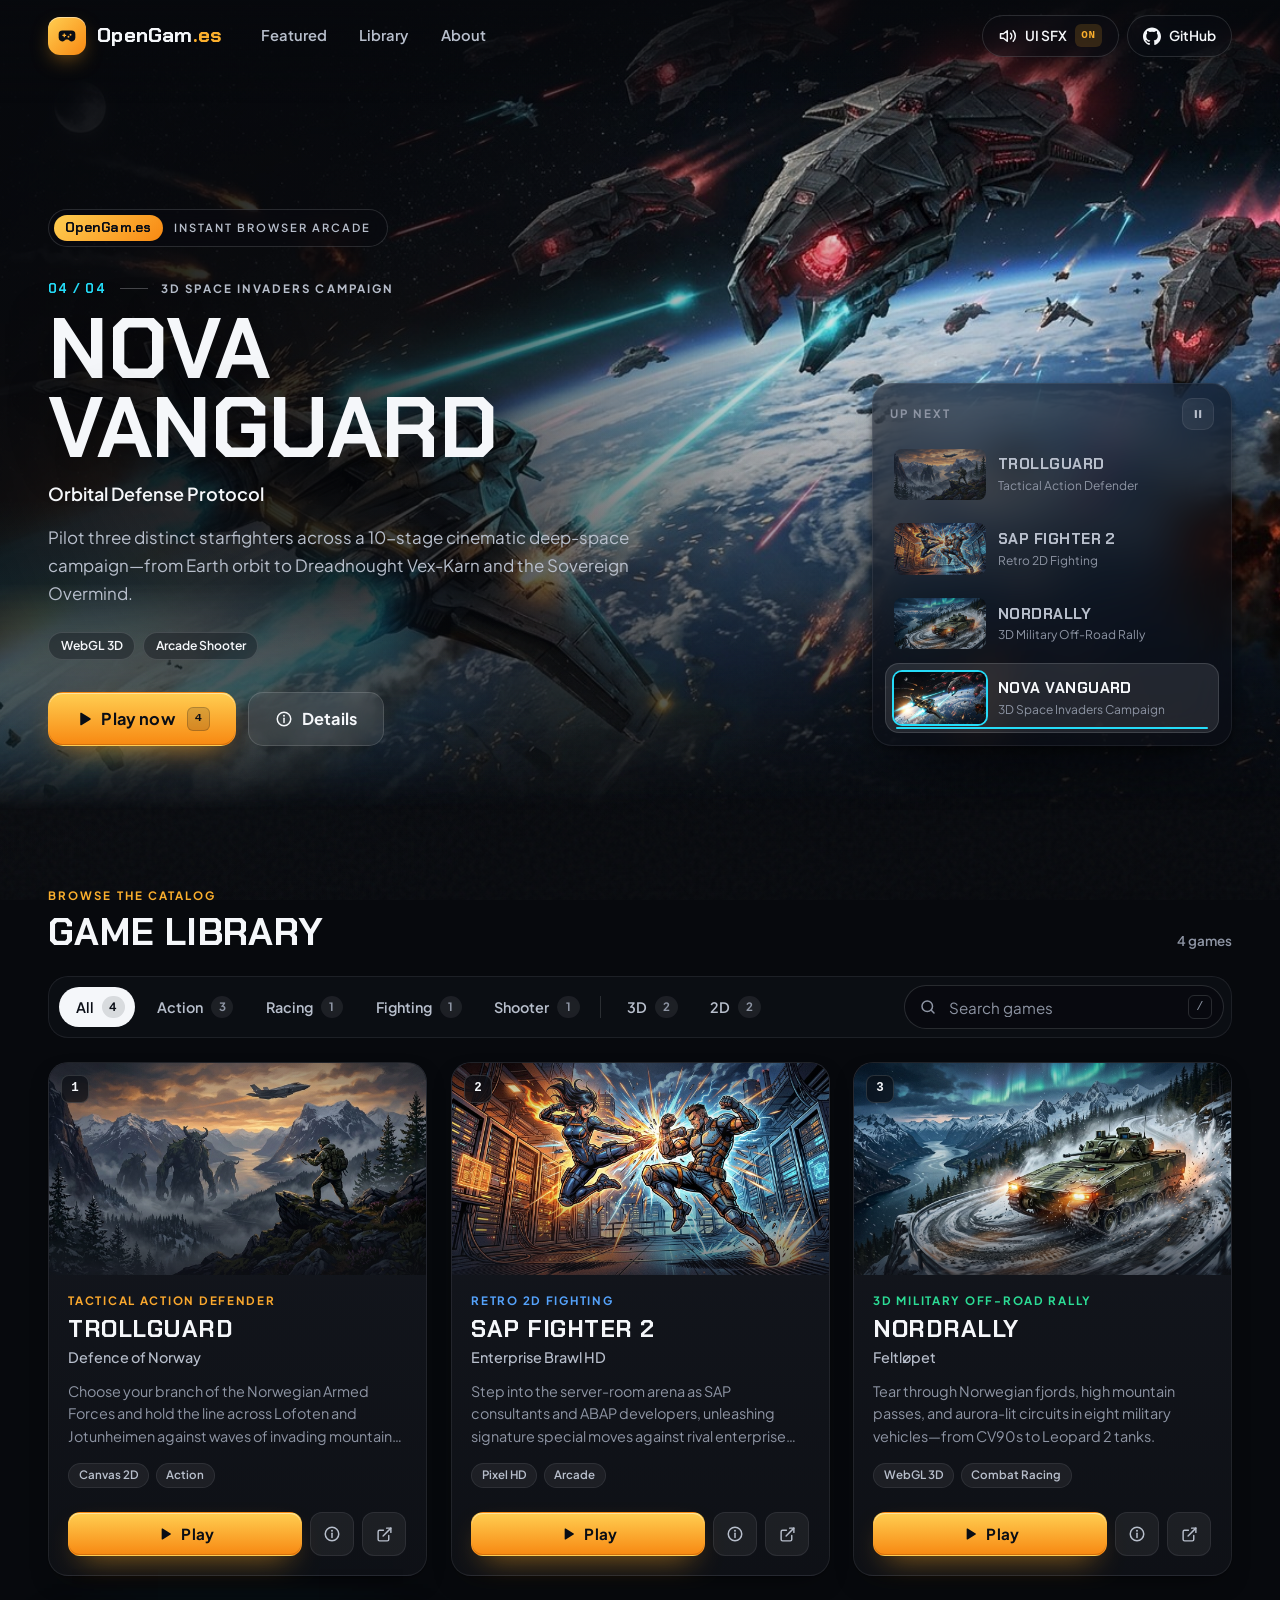
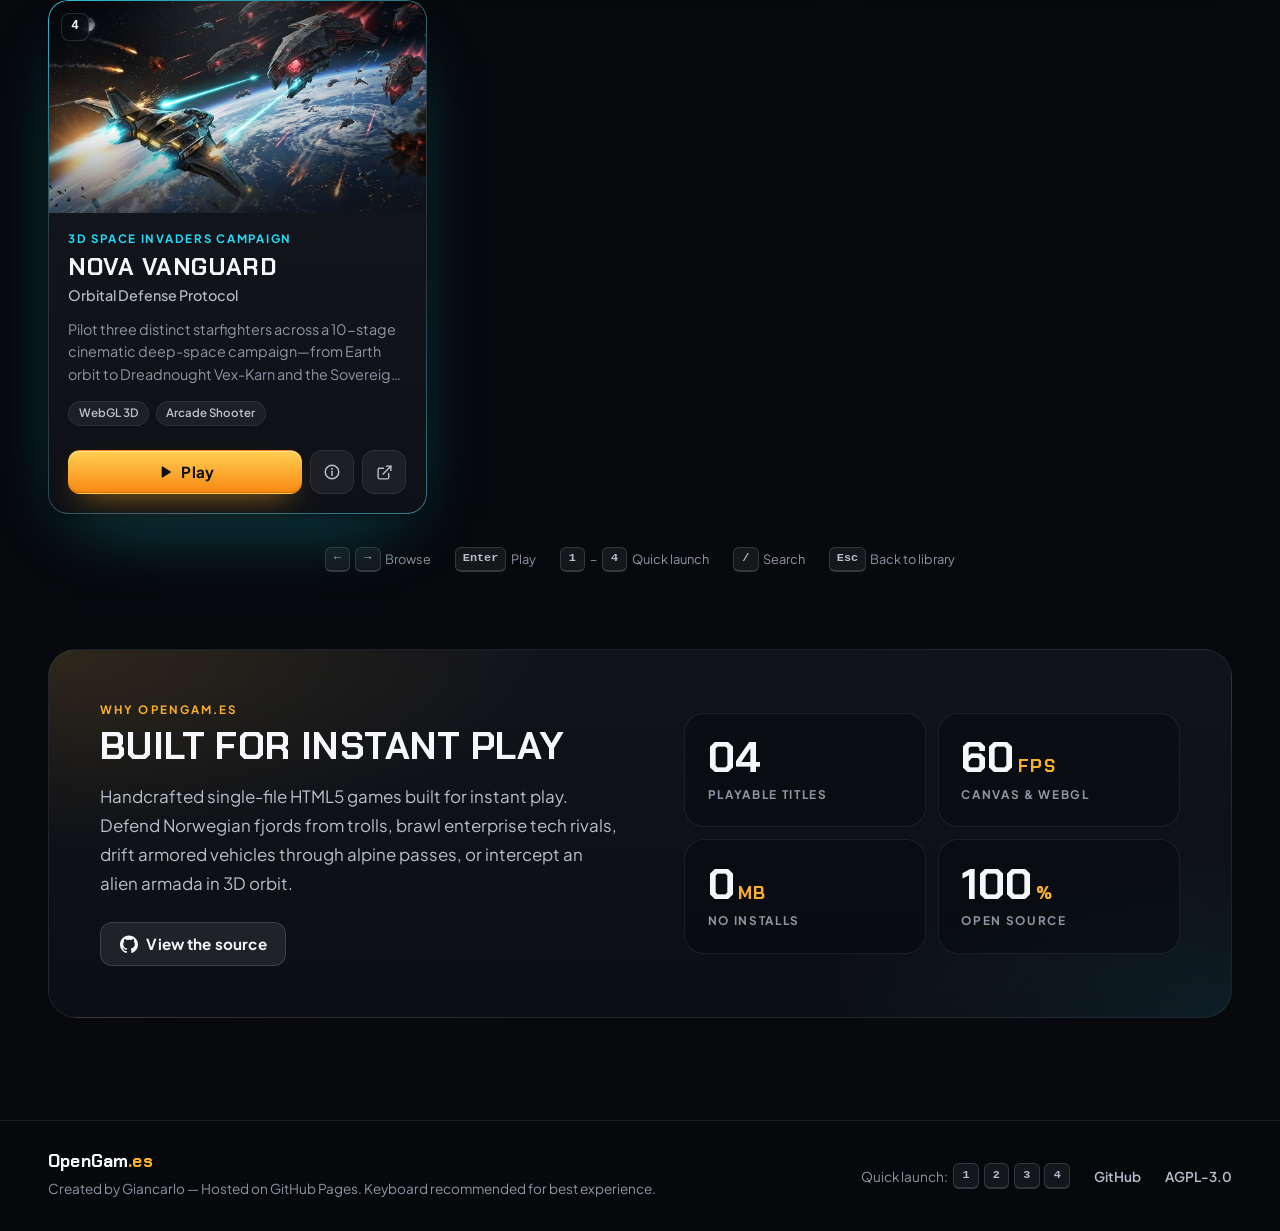
<file: index.html>
<!DOCTYPE html>
<html lang="en" class="no-js">
<head>
  <meta charset="UTF-8" />
  <meta name="viewport" content="width=device-width, initial-scale=1.0, viewport-fit=cover" />
  <title>OpenGam.es — Instant-play HTML5 browser games</title>
  <meta name="description" content="Play Trollguard, SAP Fighter 2, Nordrally, and Nova Vanguard instantly in your browser. Free, open-source HTML5 games: no downloads, no installs, just press play." />
  <meta name="theme-color" content="#07090d" />
  <meta name="color-scheme" content="dark" />
  <script>document.documentElement.className = document.documentElement.className.replace('no-js', 'js');</script>

  <!-- Open Graph / Twitter -->
  <meta property="og:site_name" content="OpenGam.es" />
  <meta property="og:title" content="OpenGam.es — Instant-play HTML5 browser games" />
  <meta property="og:description" content="Instant-play HTML5 browser games: Trollguard, SAP Fighter 2, Nordrally, and Nova Vanguard. Pick a title and press play." />
  <meta property="og:type" content="website" />
  <meta property="og:image" content="./assets/trollguard.jpg" />
  <meta property="og:image:width" content="1280" />
  <meta property="og:image:height" content="714" />
  <meta property="og:image:alt" content="Trollguard cover artwork: a Norwegian soldier facing giant mountain trolls in a twilight fjord" />
  <meta name="twitter:card" content="summary_large_image" />
  <meta name="twitter:title" content="OpenGam.es — Instant-play HTML5 browser games" />
  <meta name="twitter:description" content="Trollguard, SAP Fighter 2, Nordrally, and Nova Vanguard. No downloads, no installs, just press play." />
  <meta name="twitter:image" content="./assets/trollguard.jpg" />

  <!-- Inline SVG Favicon -->
  <link rel="icon" type="image/svg+xml" href="data:image/svg+xml,%3Csvg xmlns='http://www.w3.org/2000/svg' viewBox='0 0 64 64'%3E%3Cdefs%3E%3ClinearGradient id='g' x1='0' y1='0' x2='1' y2='1'%3E%3Cstop offset='0' stop-color='%23ffc65c'/%3E%3Cstop offset='1' stop-color='%23f08a1c'/%3E%3C/linearGradient%3E%3C/defs%3E%3Crect width='64' height='64' rx='16' fill='url(%23g)'/%3E%3Cpath d='M25 19.5v25l20.5-12.5z' fill='%2307090d'/%3E%3C/svg%3E" />

  <!-- Fonts -->
  <link rel="preconnect" href="https://fonts.googleapis.com" />
  <link rel="preconnect" href="https://fonts.gstatic.com" crossorigin />
  <link href="https://fonts.googleapis.com/css2?family=Chakra+Petch:wght@600;700&family=Plus+Jakarta+Sans:wght@400;500;600;700;800&display=swap" rel="stylesheet" />

  <link rel="stylesheet" href="./styles.css" />
</head>
<body>
  <!-- Icon sprite -->
  <svg class="icon-sprite" aria-hidden="true" focusable="false">
    <symbol id="i-play" viewBox="0 0 24 24"><path fill="currentColor" d="M7 4.6v14.8a1 1 0 0 0 1.52.85l11.9-7.4a1 1 0 0 0 0-1.7L8.52 3.75A1 1 0 0 0 7 4.6z"/></symbol>
    <symbol id="i-info" viewBox="0 0 24 24"><g fill="none" stroke="currentColor" stroke-width="2" stroke-linecap="round"><circle cx="12" cy="12" r="9"/><path d="M12 11v5.5"/><path d="M12 7.6v.1" stroke-width="2.6"/></g></symbol>
    <symbol id="i-external" viewBox="0 0 24 24"><g fill="none" stroke="currentColor" stroke-width="2" stroke-linecap="round" stroke-linejoin="round"><path d="M18 13.5V19a2 2 0 0 1-2 2H5a2 2 0 0 1-2-2V8a2 2 0 0 1 2-2h5.5"/><path d="M15 3h6v6"/><path d="M10 14 21 3"/></g></symbol>
    <symbol id="i-back" viewBox="0 0 24 24"><g fill="none" stroke="currentColor" stroke-width="2.2" stroke-linecap="round" stroke-linejoin="round"><path d="M19 12H5"/><path d="m12 19-7-7 7-7"/></g></symbol>
    <symbol id="i-restart" viewBox="0 0 24 24"><g fill="none" stroke="currentColor" stroke-width="2" stroke-linecap="round" stroke-linejoin="round"><path d="M3 12a9 9 0 1 0 2.64-6.36L3 8.3"/><path d="M3 3v5.3h5.3"/></g></symbol>
    <symbol id="i-expand" viewBox="0 0 24 24"><g fill="none" stroke="currentColor" stroke-width="2" stroke-linecap="round" stroke-linejoin="round"><path d="M15 3h6v6"/><path d="M9 21H3v-6"/><path d="M21 3l-7 7"/><path d="M3 21l7-7"/></g></symbol>
    <symbol id="i-shrink" viewBox="0 0 24 24"><g fill="none" stroke="currentColor" stroke-width="2" stroke-linecap="round" stroke-linejoin="round"><path d="M4 14h6v6"/><path d="M20 10h-6V4"/><path d="M14 10l7-7"/><path d="M3 21l7-7"/></g></symbol>
    <symbol id="i-sound-on" viewBox="0 0 24 24"><g fill="none" stroke="currentColor" stroke-width="2" stroke-linecap="round" stroke-linejoin="round"><path d="M11 5 6 9H2v6h4l5 4z"/><path d="M15.5 8.5a5 5 0 0 1 0 7"/><path d="M18.9 5.1a9.8 9.8 0 0 1 0 13.8"/></g></symbol>
    <symbol id="i-sound-off" viewBox="0 0 24 24"><g fill="none" stroke="currentColor" stroke-width="2" stroke-linecap="round" stroke-linejoin="round"><path d="M11 5 6 9H2v6h4l5 4z"/><path d="m22 9-6 6"/><path d="m16 9 6 6"/></g></symbol>
    <symbol id="i-github" viewBox="0 0 24 24"><path fill="currentColor" d="M12 .5C5.37.5 0 5.87 0 12.5c0 5.3 3.44 9.8 8.21 11.39.6.11.82-.26.82-.58v-2.03c-3.34.73-4.04-1.61-4.04-1.61-.55-1.39-1.33-1.76-1.33-1.76-1.09-.74.08-.73.08-.73 1.2.09 1.84 1.24 1.84 1.24 1.07 1.83 2.81 1.3 3.49 1 .11-.78.42-1.3.76-1.6-2.66-.3-5.47-1.33-5.47-5.93 0-1.31.47-2.38 1.24-3.22-.12-.3-.54-1.52.12-3.18 0 0 1.01-.32 3.3 1.23a11.5 11.5 0 0 1 6 0c2.29-1.55 3.3-1.23 3.3-1.23.66 1.66.24 2.88.12 3.18.77.84 1.24 1.91 1.24 3.22 0 4.61-2.81 5.62-5.48 5.92.43.37.81 1.1.81 2.22v3.29c0 .32.22.7.83.58C20.57 22.3 24 17.8 24 12.5 24 5.87 18.63.5 12 .5z"/></symbol>
    <symbol id="i-search" viewBox="0 0 24 24"><g fill="none" stroke="currentColor" stroke-width="2" stroke-linecap="round"><circle cx="11" cy="11" r="7"/><path d="m20 20-3.6-3.6"/></g></symbol>
    <symbol id="i-pause" viewBox="0 0 24 24"><g fill="currentColor"><rect x="6.5" y="5" width="3.6" height="14" rx="1.2"/><rect x="13.9" y="5" width="3.6" height="14" rx="1.2"/></g></symbol>
    <symbol id="i-close" viewBox="0 0 24 24"><g fill="none" stroke="currentColor" stroke-width="2.2" stroke-linecap="round"><path d="M6 6l12 12"/><path d="M18 6 6 18"/></g></symbol>
    <symbol id="i-keyboard" viewBox="0 0 24 24"><g fill="none" stroke="currentColor" stroke-width="1.8" stroke-linecap="round" stroke-linejoin="round"><rect x="2" y="6" width="20" height="12" rx="2.5"/><path d="M6 10h.01M10 10h.01M14 10h.01M18 10h.01M7 14h10"/></g></symbol>
    <symbol id="i-pad" viewBox="0 0 24 24"><path fill="currentColor" d="M6.5 5.5A4.5 4.5 0 0 0 2 10v4.2a4.3 4.3 0 0 0 7.1 3.25l1.55-1.35h2.7l1.55 1.35A4.3 4.3 0 0 0 22 14.2V10a4.5 4.5 0 0 0-4.5-4.5h-11ZM8 9h1.5v1.5H11V12H9.5v1.5H8V12H6.5v-1.5H8V9Zm8.25.25a1.15 1.15 0 1 1 0 2.3 1.15 1.15 0 0 1 0-2.3Zm-2.5 2.5a1.15 1.15 0 1 1 0 2.3 1.15 1.15 0 0 1 0-2.3Z"/></symbol>
  </svg>

  <!-- Dynamic ambient cover backdrop (follows the selected game) -->
  <div class="ambient-backdrop" id="ambient-backdrop" aria-hidden="true">
    <div class="ambient-layer is-active" data-ambient="trollguard" style="background-image: url('./assets/trollguard.jpg');"></div>
    <div class="ambient-layer" data-ambient="sap-fighter" style="background-image: url('./assets/sap-fighter.jpg');"></div>
    <div class="ambient-layer" data-ambient="nordrally" style="background-image: url('./assets/nordrally.jpg');"></div>
    <div class="ambient-layer" data-ambient="nova-vanguard" style="background-image: url('./assets/nova-vanguard.jpg');"></div>
    <div class="ambient-vignette"></div>
  </div>

  <div class="scroll-sentinel" id="scroll-sentinel" aria-hidden="true"></div>

  <header class="site-header" id="site-header">
    <a class="skip-link" href="#library">Skip to game library</a>
    <div class="container header-inner">
      <a href="./" class="brand" id="brand-home" aria-label="OpenGam.es home">
        <span class="brand-mark" aria-hidden="true"><svg width="20" height="20"><use href="#i-pad"/></svg></span>
        <span class="brand-wordmark">OpenGam<span class="brand-tld">.es</span></span>
      </a>

      <nav class="header-nav" aria-label="Primary">
        <a href="#spotlight">Featured</a>
        <a href="#library">Library</a>
        <a href="#about">About</a>
      </nav>

      <div class="header-controls">
        <button
          type="button"
          class="hud-btn"
          id="sfx-toggle-btn"
          aria-pressed="true"
          aria-label="Launcher UI sound effects"
          title="Toggle launcher UI sound effects"
        >
          <svg class="icon-sound-on" width="18" height="18" aria-hidden="true"><use href="#i-sound-on"/></svg>
          <svg class="icon-sound-off" width="18" height="18" aria-hidden="true"><use href="#i-sound-off"/></svg>
          <span class="hud-btn-label" aria-hidden="true">UI SFX</span>
          <span class="sfx-indicator" id="sfx-indicator" aria-hidden="true">ON</span>
        </button>

        <a
          href="https://github.com/gm-opencode/spill-samling"
          target="_blank"
          rel="noopener noreferrer"
          class="hud-btn"
          id="github-repo-link"
          aria-label="OpenGam.es source code on GitHub (opens in a new tab)"
        >
          <svg width="18" height="18" aria-hidden="true"><use href="#i-github"/></svg>
          <span class="hud-btn-label" aria-hidden="true">GitHub</span>
        </a>
      </div>
    </div>
  </header>

  <main id="main">
    <!-- Featured spotlight -->
    <section class="spotlight" id="spotlight" aria-roledescription="carousel" aria-label="Featured games">
      <div class="spotlight-art" id="spotlight-art" aria-hidden="true">
        <img
          class="spotlight-img is-active"
          data-art="trollguard"
          src="./assets/trollguard.jpg"
          alt=""
          width="1280"
          height="714"
          fetchpriority="high"
          decoding="async"
        />
      </div>
      <div class="spotlight-scrim" aria-hidden="true"></div>

      <div class="container spotlight-inner">
        <div class="spotlight-main">
          <h1 class="site-title">
            <span class="site-title-brand">OpenGam.es</span>
            <span class="site-title-tag">Instant Browser Arcade</span>
          </h1>

          <p class="sr-only" id="spotlight-status" role="status" aria-live="polite"></p>
          <div class="spotlight-content" id="spotlight-content">
            <p class="spotlight-eyebrow">
              <span class="spotlight-index" id="spotlight-index">Featured</span>
              <span class="spotlight-genre" id="spotlight-genre">Tactical Action Defender</span>
            </p>
            <h2 class="spotlight-title" id="spotlight-title">Trollguard</h2>
            <p class="spotlight-subtitle">
              <span id="spotlight-subtitle">Defence of Norway</span>
              <span class="spotlight-played" id="spotlight-played" hidden></span>
            </p>
            <p class="spotlight-pitch" id="spotlight-pitch">
              Choose your branch of the Norwegian Armed Forces and hold the line across Lofoten and Jotunheimen against waves of invading mountain trolls.
            </p>
            <ul class="tag-list" id="spotlight-tags" aria-label="Tags">
              <li class="tag">Canvas 2D</li>
              <li class="tag">Action</li>
            </ul>
            <div class="spotlight-actions">
              <a class="btn btn-primary btn-lg" id="spotlight-play" href="./games/Trollguard.html" data-launch="trollguard">
                <svg width="18" height="18" aria-hidden="true"><use href="#i-play"/></svg>
                <span>Play now</span>
                <kbd class="btn-kbd js-only" id="spotlight-hotkey" aria-hidden="true">1</kbd>
              </a>
              <button type="button" class="btn btn-glass btn-lg js-only" id="spotlight-details" data-details="trollguard" aria-haspopup="dialog">
                <svg width="18" height="18" aria-hidden="true"><use href="#i-info"/></svg>
                <span>Details</span>
              </button>
            </div>
          </div>
        </div>

        <div class="spotlight-rail js-only" id="spotlight-rail">
          <div class="rail-head">
            <span class="rail-label">Up next</span>
            <button type="button" class="rail-pause" id="spotlight-pause" aria-pressed="false" aria-label="Pause featured rotation">
              <svg class="icon-pause" width="14" height="14" aria-hidden="true"><use href="#i-pause"/></svg>
              <svg class="icon-resume" width="14" height="14" aria-hidden="true"><use href="#i-play"/></svg>
            </button>
          </div>
          <div class="rail-list" id="rail-list" role="group" aria-label="Choose featured game"></div>
        </div>
      </div>
    </section>

    <!-- Continue playing (rendered from opengames_played_history) -->
    <section class="section continue" id="continue" aria-labelledby="continue-heading" hidden>
      <div class="container">
        <div class="section-head">
          <div>
            <p class="eyebrow">Jump back in</p>
            <h2 class="section-title" id="continue-heading">Continue playing</h2>
          </div>
          <button type="button" class="link-btn" id="clear-history">Clear history</button>
        </div>
        <ol class="continue-list" id="continue-list"></ol>
      </div>
    </section>

    <!-- Game library -->
    <section class="section library" id="library" aria-labelledby="library-heading">
      <div class="container">
        <div class="section-head">
          <div>
            <p class="eyebrow">Browse the catalog</p>
            <h2 class="section-title" id="library-heading">Game Library</h2>
          </div>
          <p class="library-count" id="library-count" aria-live="polite">4 games</p>
        </div>

        <div class="library-toolbar js-only">
          <div class="filter-chips" id="filter-chips" role="group" aria-label="Filter games by genre or graphics">
            <button type="button" class="chip" data-filter="all" aria-pressed="true">All</button>
            <button type="button" class="chip" data-filter="action" aria-pressed="false">Action</button>
            <button type="button" class="chip" data-filter="racing" aria-pressed="false">Racing</button>
            <button type="button" class="chip" data-filter="fighting" aria-pressed="false">Fighting</button>
            <button type="button" class="chip" data-filter="shooter" aria-pressed="false">Shooter</button>
            <span class="chip-divider" aria-hidden="true"></span>
            <button type="button" class="chip" data-filter="3d" aria-pressed="false">3D</button>
            <button type="button" class="chip" data-filter="2d" aria-pressed="false">2D</button>
          </div>
          <div class="search">
            <svg class="search-icon" width="18" height="18" aria-hidden="true"><use href="#i-search"/></svg>
            <label class="sr-only" for="library-search">Search games</label>
            <input type="search" id="library-search" class="search-input" placeholder="Search games" autocomplete="off" spellcheck="false" />
            <kbd class="search-kbd" aria-hidden="true">/</kbd>
          </div>
        </div>

        <div class="game-grid" id="game-grid">

          <!-- 01: TROLLGUARD -->
          <article class="game-card is-selected" id="card-trollguard" data-game="trollguard" data-genres="action defense 2d" style="--game-accent: hsl(36 95% 58%);">
            <a href="./games/Trollguard.html" class="card-cover" data-launch="trollguard" tabindex="-1" aria-label="Play Trollguard">
              <img
                src="./assets/trollguard.jpg"
                alt="Trollguard cover artwork showing a Norwegian soldier facing giant mountain trolls in a twilight fjord with an F-35 overhead"
                width="1280"
                height="714"
                loading="lazy"
                decoding="async"
              />
              <span class="card-badges">
                <kbd class="card-slot" title="Quick launch key">1</kbd>
                <span class="card-recent" data-recent-label="trollguard">Played</span>
              </span>
              <span class="card-play-overlay" aria-hidden="true"><svg width="22" height="22"><use href="#i-play"/></svg></span>
            </a>

            <div class="card-body">
              <p class="card-genre">Tactical Action Defender</p>
              <h3 class="card-title">Trollguard</h3>
              <p class="card-subtitle">Defence of Norway</p>
              <p class="card-description">
                Choose your branch of the Norwegian Armed Forces and hold the line across Lofoten and Jotunheimen against waves of invading mountain trolls.
              </p>
              <ul class="tag-list card-tags" aria-label="Tags">
                <li class="tag">Canvas 2D</li>
                <li class="tag">Action</li>
              </ul>
              <dl class="card-specs">
                <div><dt>Forces</dt><dd>Hæren, Sjø, Luft, HV &amp; more</dd></div>
                <div><dt>Support</dt><dd>F-35 Strikes &bull; Naval Gunfire</dd></div>
                <div><dt>Controls</dt><dd>WASD / Mouse / Q &amp; Space</dd></div>
              </dl>
              <div class="card-actions">
                <a href="./games/Trollguard.html" class="btn btn-primary btn-play" id="play-trollguard" data-launch="trollguard" aria-label="Play Trollguard">
                  <svg width="16" height="16" aria-hidden="true"><use href="#i-play"/></svg>
                  <span>Play</span>
                </a>
                <button type="button" class="btn btn-icon js-only" data-details="trollguard" aria-haspopup="dialog" aria-label="Trollguard details" title="Details">
                  <svg width="18" height="18" aria-hidden="true"><use href="#i-info"/></svg>
                </button>
                <a href="./games/Trollguard.html" class="btn btn-icon" id="direct-trollguard" aria-label="Open Trollguard as a standalone page" title="Open standalone">
                  <svg width="17" height="17" aria-hidden="true"><use href="#i-external"/></svg>
                </a>
              </div>
            </div>
          </article>

          <!-- 02: SAP FIGHTER 2 -->
          <article class="game-card" id="card-sap-fighter" data-game="sap-fighter" data-genres="fighting arcade 2d" style="--game-accent: hsl(212 96% 66%);">
            <a href="./games/SAP_Fighter_HD.html" class="card-cover" data-launch="sap-fighter" tabindex="-1" aria-label="Play SAP Fighter 2">
              <img
                src="./assets/sap-fighter.jpg"
                alt="SAP Fighter 2 cover artwork showing two stylized arcade fighters clashing with energy sparks in a server room arena"
                width="1280"
                height="714"
                loading="lazy"
                decoding="async"
              />
              <span class="card-badges">
                <kbd class="card-slot" title="Quick launch key">2</kbd>
                <span class="card-recent" data-recent-label="sap-fighter">Played</span>
              </span>
              <span class="card-play-overlay" aria-hidden="true"><svg width="22" height="22"><use href="#i-play"/></svg></span>
            </a>

            <div class="card-body">
              <p class="card-genre">Retro 2D Fighting</p>
              <h3 class="card-title">SAP Fighter 2</h3>
              <p class="card-subtitle">Enterprise Brawl HD</p>
              <p class="card-description">
                Step into the server-room arena as SAP consultants and ABAP developers, unleashing signature special moves against rival enterprise tech bosses.
              </p>
              <ul class="tag-list card-tags" aria-label="Tags">
                <li class="tag">Pixel HD</li>
                <li class="tag">Arcade</li>
              </ul>
              <dl class="card-specs">
                <div><dt>Roster</dt><dd>Query Quinn, Max Ledger, Zed SE80</dd></div>
                <div><dt>Specials</dt><dd>InfoCube Blast &bull; Short Dump</dd></div>
                <div><dt>Controls</dt><dd>Keyboard Arcade Combos</dd></div>
              </dl>
              <div class="card-actions">
                <a href="./games/SAP_Fighter_HD.html" class="btn btn-primary btn-play" id="play-sap-fighter" data-launch="sap-fighter" aria-label="Play SAP Fighter 2">
                  <svg width="16" height="16" aria-hidden="true"><use href="#i-play"/></svg>
                  <span>Play</span>
                </a>
                <button type="button" class="btn btn-icon js-only" data-details="sap-fighter" aria-haspopup="dialog" aria-label="SAP Fighter 2 details" title="Details">
                  <svg width="18" height="18" aria-hidden="true"><use href="#i-info"/></svg>
                </button>
                <a href="./games/SAP_Fighter_HD.html" class="btn btn-icon" id="direct-sap-fighter" aria-label="Open SAP Fighter 2 as a standalone page" title="Open standalone">
                  <svg width="17" height="17" aria-hidden="true"><use href="#i-external"/></svg>
                </a>
              </div>
            </div>
          </article>

          <!-- 03: NORDRALLY -->
          <article class="game-card" id="card-nordrally" data-game="nordrally" data-genres="racing action 3d" style="--game-accent: hsl(156 72% 52%);">
            <a href="./games/Nordrally.html" class="card-cover" data-launch="nordrally" tabindex="-1" aria-label="Play Nordrally">
              <img
                src="./assets/nordrally.jpg"
                alt="Nordrally cover artwork showing a CV90 tracked armored vehicle drifting around a snowy Norwegian fjord mountain hairpin under northern lights"
                width="1280"
                height="714"
                loading="lazy"
                decoding="async"
              />
              <span class="card-badges">
                <kbd class="card-slot" title="Quick launch key">3</kbd>
                <span class="card-recent" data-recent-label="nordrally">Played</span>
              </span>
              <span class="card-play-overlay" aria-hidden="true"><svg width="22" height="22"><use href="#i-play"/></svg></span>
            </a>

            <div class="card-body">
              <p class="card-genre">3D Military Off-Road Rally</p>
              <h3 class="card-title">Nordrally</h3>
              <p class="card-subtitle">Feltløpet</p>
              <p class="card-description">
                Tear through Norwegian fjords, high mountain passes, and aurora-lit circuits in eight military vehicles—from CV90s to Leopard 2 tanks.
              </p>
              <ul class="tag-list card-tags" aria-label="Tags">
                <li class="tag">WebGL 3D</li>
                <li class="tag">Combat Racing</li>
              </ul>
              <dl class="card-specs">
                <div><dt>Vehicles</dt><dd>CV90, Leopard 2, BV206 &amp; 5 more</dd></div>
                <div><dt>Circuits</dt><dd>Fjordpasset, Høyfjell, Nordlys</dd></div>
                <div><dt>Controls</dt><dd>WASD / Arrows / Shift / Space</dd></div>
              </dl>
              <div class="card-actions">
                <a href="./games/Nordrally.html" class="btn btn-primary btn-play" id="play-nordrally" data-launch="nordrally" aria-label="Play Nordrally">
                  <svg width="16" height="16" aria-hidden="true"><use href="#i-play"/></svg>
                  <span>Play</span>
                </a>
                <button type="button" class="btn btn-icon js-only" data-details="nordrally" aria-haspopup="dialog" aria-label="Nordrally details" title="Details">
                  <svg width="18" height="18" aria-hidden="true"><use href="#i-info"/></svg>
                </button>
                <a href="./games/Nordrally.html" class="btn btn-icon" id="direct-nordrally" aria-label="Open Nordrally as a standalone page" title="Open standalone">
                  <svg width="17" height="17" aria-hidden="true"><use href="#i-external"/></svg>
                </a>
              </div>
            </div>
          </article>

          <!-- 04: NOVA VANGUARD -->
          <article class="game-card" id="card-nova-vanguard" data-game="nova-vanguard" data-genres="shooter arcade action 3d space" style="--game-accent: hsl(188 94% 56%);">
            <a href="./games/Nova_Vanguard.html" class="card-cover" data-launch="nova-vanguard" tabindex="-1" aria-label="Play Nova Vanguard">
              <img
                src="./assets/nova-vanguard.jpg"
                alt="Nova Vanguard cover artwork showing an angular titanium starfighter firing twin cyan plasma cannons at an alien dreadnought armada descending over sunlit Earth"
                width="1280"
                height="714"
                loading="lazy"
                decoding="async"
              />
              <span class="card-badges">
                <kbd class="card-slot" title="Quick launch key">4</kbd>
                <span class="card-recent" data-recent-label="nova-vanguard">Played</span>
              </span>
              <span class="card-play-overlay" aria-hidden="true"><svg width="22" height="22"><use href="#i-play"/></svg></span>
            </a>

            <div class="card-body">
              <p class="card-genre">3D Space Invaders Campaign</p>
              <h3 class="card-title">Nova Vanguard</h3>
              <p class="card-subtitle">Orbital Defense Protocol</p>
              <p class="card-description">
                Pilot three distinct starfighters across a 10-stage cinematic deep-space campaign—from Earth orbit to Dreadnought Vex-Karn and the Sovereign Overmind.
              </p>
              <ul class="tag-list card-tags" aria-label="Tags">
                <li class="tag">WebGL 3D</li>
                <li class="tag">Arcade Shooter</li>
              </ul>
              <dl class="card-specs">
                <div><dt>Starfighters</dt><dd>Valkyrie, Aegis &amp; Phantom</dd></div>
                <div><dt>Campaign</dt><dd>10 Stages &bull; Cinematics &bull; 2 Bosses</dd></div>
                <div><dt>Controls</dt><dd>A/D or Arrows / Space / Shift / Q</dd></div>
              </dl>
              <div class="card-actions">
                <a href="./games/Nova_Vanguard.html" class="btn btn-primary btn-play" id="play-nova-vanguard" data-launch="nova-vanguard" aria-label="Play Nova Vanguard">
                  <svg width="16" height="16" aria-hidden="true"><use href="#i-play"/></svg>
                  <span>Play</span>
                </a>
                <button type="button" class="btn btn-icon js-only" data-details="nova-vanguard" aria-haspopup="dialog" aria-label="Nova Vanguard details" title="Details">
                  <svg width="18" height="18" aria-hidden="true"><use href="#i-info"/></svg>
                </button>
                <a href="./games/Nova_Vanguard.html" class="btn btn-icon" id="direct-nova-vanguard" aria-label="Open Nova Vanguard as a standalone page" title="Open standalone">
                  <svg width="17" height="17" aria-hidden="true"><use href="#i-external"/></svg>
                </a>
              </div>
            </div>
          </article>

        </div>

        <div class="library-empty" id="library-empty" hidden>
          <p class="library-empty-title">No games match your filters.</p>
          <button type="button" class="btn btn-glass" id="library-reset">Show all games</button>
        </div>

        <p class="nav-hint js-only" aria-hidden="true">
          <span><kbd class="kbd">&larr;</kbd><kbd class="kbd">&rarr;</kbd> Browse</span>
          <span><kbd class="kbd">Enter</kbd> Play</span>
          <span><kbd class="kbd">1</kbd>&ndash;<kbd class="kbd">4</kbd> Quick launch</span>
          <span><kbd class="kbd">/</kbd> Search</span>
          <span><kbd class="kbd">Esc</kbd> Back to library</span>
        </p>
      </div>
    </section>

    <!-- About -->
    <section class="section about" id="about" aria-labelledby="about-heading">
      <div class="container">
        <div class="about-inner">
        <div class="about-copy">
          <p class="eyebrow">Why OpenGam.es</p>
          <h2 class="section-title" id="about-heading">Built for instant play</h2>
          <p class="about-text">
            Handcrafted single-file HTML5 games built for instant play. Defend Norwegian fjords from trolls, brawl enterprise tech rivals, drift armored vehicles through alpine passes, or intercept an alien armada in 3D orbit.
          </p>
          <a class="btn btn-glass" href="https://github.com/gm-opencode/spill-samling" target="_blank" rel="noopener noreferrer">
            <svg width="18" height="18" aria-hidden="true"><use href="#i-github"/></svg>
            <span>View the source</span>
          </a>
        </div>
        <ul class="stats" aria-label="Platform highlights">
          <li class="stat"><span class="stat-value" data-game-count>04</span><span class="stat-label">Playable titles</span></li>
          <li class="stat"><span class="stat-value">60<small>FPS</small></span><span class="stat-label">Canvas &amp; WebGL</span></li>
          <li class="stat"><span class="stat-value">0<small>MB</small></span><span class="stat-label">No installs</span></li>
          <li class="stat"><span class="stat-value">100<small>%</small></span><span class="stat-label">Open source</span></li>
        </ul>
        </div>
      </div>
    </section>
  </main>

  <footer class="site-footer" id="site-footer">
    <div class="container footer-inner">
      <div class="footer-brand">
        <span class="brand-wordmark">OpenGam<span class="brand-tld">.es</span></span>
        <span class="footer-credit">Created by Giancarlo &mdash; Hosted on GitHub Pages. Keyboard recommended for best experience.</span>
      </div>
      <div class="footer-links">
        <span class="footer-hints">Quick launch: <kbd class="kbd">1</kbd> <kbd class="kbd">2</kbd> <kbd class="kbd">3</kbd> <kbd class="kbd">4</kbd></span>
        <a href="https://github.com/gm-opencode/spill-samling" target="_blank" rel="noopener noreferrer">GitHub</a>
        <a href="./LICENSE">AGPL-3.0</a>
      </div>
    </div>
  </footer>

  <!-- Game details dialog -->
  <dialog class="details" id="game-details" aria-labelledby="details-title">
    <div class="details-inner">
      <div class="details-media">
        <img id="details-cover" src="./assets/trollguard.jpg" alt="" width="1280" height="714" loading="lazy" decoding="async" />
        <button type="button" class="details-close" id="details-close" aria-label="Close details">
          <svg width="20" height="20" aria-hidden="true"><use href="#i-close"/></svg>
        </button>
      </div>
      <div class="details-body">
        <p class="details-genre" id="details-genre"></p>
        <h2 class="details-title" id="details-title">Game</h2>
        <p class="details-subtitle" id="details-subtitle"></p>
        <ul class="tag-list" id="details-tags" aria-label="Tags"></ul>
        <p class="details-description" id="details-description"></p>
        <div class="details-specs" id="details-specs"></div>
        <div class="details-actions">
          <a class="btn btn-primary btn-lg" id="details-play" href="./games/Trollguard.html" data-launch="trollguard">
            <svg width="18" height="18" aria-hidden="true"><use href="#i-play"/></svg>
            <span>Play now</span>
            <kbd class="btn-kbd" id="details-hotkey" aria-hidden="true">1</kbd>
          </a>
          <a class="btn btn-glass btn-lg" id="details-standalone" href="./games/Trollguard.html">
            <svg width="17" height="17" aria-hidden="true"><use href="#i-external"/></svg>
            <span>Open standalone</span>
          </a>
        </div>
      </div>
    </div>
  </dialog>

  <!-- Full-viewport game theater -->
  <div
    class="theater"
    id="game-theater"
    role="dialog"
    aria-modal="true"
    aria-labelledby="theater-game-title"
    aria-hidden="true"
  >
    <div class="theater-bar">
      <button type="button" class="theater-back" id="theater-close-btn" title="Back to library (Esc)">
        <svg width="18" height="18" aria-hidden="true"><use href="#i-back"/></svg>
        <span class="theater-back-label">Library</span>
      </button>

      <div class="theater-title-group">
        <img class="theater-thumb" id="theater-thumb" alt="" width="64" height="36" />
        <div class="theater-title-text">
          <h2 class="theater-title" id="theater-game-title">Game</h2>
          <span class="theater-controls-hint" id="theater-controls-hint"></span>
        </div>
      </div>

      <div class="theater-switcher" role="group" aria-label="Switch game">
        <button type="button" class="switcher-btn" id="switch-trollguard" data-switch="trollguard" aria-pressed="false"><span class="switcher-key" aria-hidden="true">1</span>Trollguard</button>
        <button type="button" class="switcher-btn" id="switch-sap-fighter" data-switch="sap-fighter" aria-pressed="false"><span class="switcher-key" aria-hidden="true">2</span>SAP Fighter 2</button>
        <button type="button" class="switcher-btn" id="switch-nordrally" data-switch="nordrally" aria-pressed="false"><span class="switcher-key" aria-hidden="true">3</span>Nordrally</button>
        <button type="button" class="switcher-btn" id="switch-nova-vanguard" data-switch="nova-vanguard" aria-pressed="false"><span class="switcher-key" aria-hidden="true">4</span>Nova Vanguard</button>
      </div>

      <div class="theater-right">
        <button type="button" class="theater-action" id="theater-reload-btn" title="Restart game" aria-label="Restart game">
          <svg width="17" height="17" aria-hidden="true"><use href="#i-restart"/></svg>
          <span class="theater-action-label" aria-hidden="true">Restart</span>
        </button>

        <button type="button" class="theater-action" id="theater-fullscreen-btn" title="Toggle fullscreen" aria-label="Enter fullscreen">
          <svg class="icon-expand" width="17" height="17" aria-hidden="true"><use href="#i-expand"/></svg>
          <svg class="icon-shrink" width="17" height="17" aria-hidden="true"><use href="#i-shrink"/></svg>
          <span class="theater-action-label" aria-hidden="true">Fullscreen</span>
        </button>

        <a href="./" class="theater-action" id="theater-direct-link" title="Open game as a standalone page" aria-label="Open game as a standalone page">
          <svg width="17" height="17" aria-hidden="true"><use href="#i-external"/></svg>
          <span class="theater-action-label" aria-hidden="true">Standalone</span>
        </a>
      </div>
    </div>

    <div class="theater-stage" id="theater-stage">
      <div class="theater-loading" id="theater-loading">
        <div class="loading-backdrop" id="theater-loading-art" aria-hidden="true"></div>
        <div class="loading-panel">
          <img class="loading-cover" id="theater-loading-cover" alt="" width="1280" height="714" />
          <p class="loading-text" id="theater-loading-text" role="status">Loading Game&hellip;</p>
          <div class="loading-track" aria-hidden="true"><div class="loading-bar" id="theater-loading-bar"></div></div>
          <p class="loading-tip" id="theater-loading-tip"></p>
        </div>
      </div>
      <iframe
        id="theater-frame"
        class="theater-frame"
        title="Active game viewport"
        allow="fullscreen; autoplay; gamepad; pointer-lock"
        allowfullscreen
      ></iframe>
    </div>
  </div>

  <script src="./app.js" defer></script>
</body>
</html>
</file>
<file: styles.css>
/* ==========================================================================
   OPENGAM.ES — Instant-play browser game launcher
   Cinematic spotlight • Cover-forward library • Glass player chrome
   ========================================================================== */

:root {
  /* Surfaces */
  --bg: hsl(222 28% 4%);
  --bg-raised: hsl(222 22% 8%);
  --bg-elevated: hsl(222 20% 11%);
  --glass: hsl(220 40% 96% / 0.06);
  --glass-strong: hsl(220 40% 96% / 0.1);
  --glass-hover: hsl(220 40% 96% / 0.15);
  --panel: hsl(222 24% 8% / 0.62);

  /* Hairlines */
  --line-1: hsl(220 40% 96% / 0.08);
  --line-2: hsl(220 40% 96% / 0.14);
  --line-3: hsl(220 40% 96% / 0.26);

  /* Text */
  --text-1: hsl(220 30% 97%);
  --text-2: hsl(220 16% 76%);
  --text-3: hsl(220 11% 60%);

  /* Brand + signal */
  --accent: hsl(38 96% 58%);
  --accent-hi: hsl(43 100% 66%);
  --accent-lo: hsl(31 94% 52%);
  --accent-ink: hsl(222 40% 6%);
  --focus: hsl(192 100% 68%);
  --game-accent: var(--accent);

  /* Typography */
  --font-display: 'Chakra Petch', 'Segoe UI', system-ui, -apple-system, sans-serif;
  --font-body: 'Plus Jakarta Sans', system-ui, -apple-system, 'Segoe UI', Roboto, sans-serif;
  --font-mono: ui-monospace, 'SF Mono', SFMono-Regular, Menlo, Consolas, monospace;

  --step--2: 0.72rem;
  --step--1: 0.84rem;
  --step-0: 1rem;
  --step-1: 1.125rem;
  --step-2: clamp(1.25rem, 1.1rem + 0.6vw, 1.5rem);
  --step-3: clamp(1.65rem, 1.2rem + 1.6vw, 2.4rem);
  --step-hero: clamp(2.75rem, 1.2rem + 5.2vw, 6rem);

  /* Spacing (4px base) */
  --space-1: 0.25rem;
  --space-2: 0.5rem;
  --space-3: 0.75rem;
  --space-4: 1rem;
  --space-5: 1.5rem;
  --space-6: 2rem;
  --space-7: 3rem;
  --space-8: 4rem;
  --space-9: 6rem;

  /* Shape */
  --radius-xs: 6px;
  --radius-sm: 10px;
  --radius-md: 14px;
  --radius-lg: 20px;
  --radius-xl: 28px;
  --radius-pill: 999px;

  /* Elevation */
  --shadow-1: 0 1px 2px hsl(222 60% 1% / 0.4), 0 10px 28px -14px hsl(222 60% 1% / 0.7);
  --shadow-2: 0 2px 6px hsl(222 60% 1% / 0.4), 0 28px 56px -24px hsl(222 60% 1% / 0.9);
  --shadow-3: 0 48px 96px -32px hsl(222 60% 1% / 0.95);

  /* Motion */
  --ease-out: cubic-bezier(0.22, 1, 0.36, 1);
  --ease-in-out: cubic-bezier(0.65, 0, 0.35, 1);
  --dur-1: 140ms;
  --dur-2: 240ms;
  --dur-3: 420ms;
  --dur-4: 900ms;
  --spot-interval: 8s;

  /* Layout */
  --container: 1400px;
  --gutter: clamp(1rem, 4vw, 3rem);
  --header-h: 72px;
}

/* ==========================================================================
   Base
   ========================================================================== */

*,
*::before,
*::after {
  box-sizing: border-box;
}

html {
  color-scheme: dark;
  scroll-behavior: smooth;
  scroll-padding-top: var(--header-h);
  -webkit-font-smoothing: antialiased;
  -moz-osx-font-smoothing: grayscale;
  -webkit-text-size-adjust: 100%;
  text-size-adjust: 100%;
}

body {
  margin: 0;
  min-height: 100dvh;
  display: flex;
  flex-direction: column;
  background-color: var(--bg);
  color: var(--text-1);
  font-family: var(--font-body);
  font-size: var(--step-0);
  line-height: 1.55;
  overflow-x: clip;
  position: relative;
}

body.theater-open {
  overflow: hidden;
}

/* Subtle film grain */
body::after {
  content: "";
  position: fixed;
  inset: 0;
  z-index: -1;
  opacity: 0.035;
  pointer-events: none;
  background-image: url("data:image/svg+xml,%3Csvg viewBox='0 0 200 200' xmlns='http://www.w3.org/2000/svg'%3E%3Cfilter id='n'%3E%3CfeTurbulence type='fractalNoise' baseFrequency='0.82' numOctaves='3' stitchTiles='stitch'/%3E%3C/filter%3E%3Crect width='100%25' height='100%25' filter='url(%23n)'/%3E%3C/svg%3E");
}

img {
  display: block;
  max-width: 100%;
}

a {
  color: inherit;
  text-decoration: none;
}

button,
input {
  font: inherit;
  color: inherit;
}

button {
  cursor: pointer;
  -webkit-tap-highlight-color: transparent;
}

h1, h2, h3, p {
  overflow-wrap: anywhere;
}

[hidden] {
  display: none !important;
}

.no-js .js-only {
  display: none !important;
}

:focus-visible {
  outline: 2px solid var(--focus);
  outline-offset: 3px;
}

.sr-only {
  position: absolute !important;
  width: 1px;
  height: 1px;
  padding: 0;
  margin: -1px;
  overflow: hidden;
  clip: rect(0 0 0 0);
  white-space: nowrap;
  border: 0;
}

.icon-sprite {
  position: absolute;
  width: 0;
  height: 0;
  overflow: hidden;
}

svg {
  flex: none;
}

.container {
  width: 100%;
  max-width: calc(var(--container) + 2 * var(--gutter));
  margin-inline: auto;
  padding-inline: max(var(--gutter), env(safe-area-inset-left)) max(var(--gutter), env(safe-area-inset-right));
}

.kbd,
kbd {
  font-family: var(--font-mono);
}

.kbd {
  display: inline-grid;
  place-items: center;
  min-width: 1.6rem;
  height: 1.6rem;
  padding: 0 0.4rem;
  border-radius: var(--radius-xs);
  border: 1px solid var(--line-2);
  border-bottom-width: 2px;
  background: var(--glass);
  color: var(--text-2);
  font-size: 0.74rem;
  font-weight: 600;
  line-height: 1;
}

.eyebrow {
  margin: 0 0 var(--space-2);
  font-size: var(--step--2);
  font-weight: 700;
  letter-spacing: 0.18em;
  text-transform: uppercase;
  color: var(--accent);
}

/* ==========================================================================
   Ambient backdrop (follows the selected game)
   ========================================================================== */

.ambient-backdrop {
  position: fixed;
  inset: 0;
  z-index: -2;
  overflow: hidden;
  pointer-events: none;
  background: var(--bg);
}

.ambient-layer {
  position: absolute;
  inset: -10%;
  background-size: cover;
  background-position: center 30%;
  filter: blur(64px) saturate(1.3) brightness(0.42);
  opacity: 0;
  transform: scale(1.08);
  transition: opacity 900ms var(--ease-out), transform 1200ms var(--ease-out);
}

.ambient-layer.is-active {
  opacity: 0.38;
  transform: scale(1.02);
}

.ambient-vignette {
  position: absolute;
  inset: 0;
  background:
    radial-gradient(ellipse 90% 70% at 50% 100%, transparent 0%, hsl(222 28% 4% / 0.6) 70%),
    linear-gradient(180deg, hsl(222 28% 4% / 0.2) 0%, hsl(222 28% 4% / 0.7) 60%, hsl(222 28% 4% / 0.92) 100%);
}

.scroll-sentinel {
  position: absolute;
  top: 0;
  left: 0;
  width: 1px;
  height: 24px;
  pointer-events: none;
}

/* ==========================================================================
   Buttons
   ========================================================================== */

.btn {
  --btn-h: 44px;
  position: relative;
  display: inline-flex;
  align-items: center;
  justify-content: center;
  gap: 0.55rem;
  height: var(--btn-h);
  padding: 0 1.15rem;
  border-radius: 12px;
  border: 1px solid transparent;
  font-family: var(--font-body);
  font-size: 0.95rem;
  font-weight: 700;
  line-height: 1;
  letter-spacing: 0.01em;
  white-space: nowrap;
  user-select: none;
  -webkit-tap-highlight-color: transparent;
  transition:
    transform var(--dur-1) var(--ease-out),
    background-color var(--dur-2) var(--ease-out),
    border-color var(--dur-2) var(--ease-out),
    box-shadow var(--dur-2) var(--ease-out),
    color var(--dur-2) var(--ease-out),
    filter var(--dur-2) var(--ease-out);
}

.btn:active {
  transform: translateY(1px) scale(0.98);
}

.btn-lg {
  --btn-h: 54px;
  padding: 0 1.6rem;
  border-radius: 15px;
  font-size: 1.02rem;
}

.btn-primary {
  color: var(--accent-ink);
  background: linear-gradient(180deg, var(--accent-hi), var(--accent-lo));
  box-shadow:
    inset 0 1px 0 hsl(0 0% 100% / 0.45),
    inset 0 -1px 0 hsl(25 90% 30% / 0.35),
    0 12px 30px -14px hsl(36 96% 55% / 0.85);
}

.btn-primary:hover {
  filter: brightness(1.07) saturate(1.05);
  box-shadow:
    inset 0 1px 0 hsl(0 0% 100% / 0.5),
    inset 0 -1px 0 hsl(25 90% 30% / 0.35),
    0 16px 38px -14px hsl(36 96% 55% / 0.95);
}

.btn-glass {
  color: var(--text-1);
  background: hsl(0 0% 100% / 0.08);
  border-color: hsl(0 0% 100% / 0.14);
  -webkit-backdrop-filter: blur(14px) saturate(1.3);
  backdrop-filter: blur(14px) saturate(1.3);
}

.btn-glass:hover {
  background: hsl(0 0% 100% / 0.14);
  border-color: hsl(0 0% 100% / 0.26);
}

.btn-icon {
  width: var(--btn-h);
  padding: 0;
  color: var(--text-2);
  background: var(--glass);
  border-color: var(--line-1);
}

.btn-icon:hover {
  color: var(--text-1);
  background: var(--glass-hover);
  border-color: var(--line-2);
}

.btn-kbd {
  display: inline-grid;
  place-items: center;
  min-width: 1.45rem;
  height: 1.45rem;
  margin-left: 0.2rem;
  padding: 0 0.35rem;
  border-radius: var(--radius-xs);
  background: hsl(222 40% 6% / 0.14);
  border: 1px solid hsl(222 40% 6% / 0.2);
  font-size: 0.74rem;
  font-weight: 700;
}

.link-btn {
  padding: 0.5rem 0.25rem;
  border: 0;
  background: none;
  color: var(--text-3);
  font-size: var(--step--1);
  font-weight: 600;
  text-decoration: underline;
  text-decoration-color: var(--line-3);
  text-underline-offset: 4px;
}

.link-btn:hover {
  color: var(--text-1);
}

/* ==========================================================================
   Header
   ========================================================================== */

.skip-link {
  position: absolute;
  top: 0.75rem;
  left: 0.75rem;
  z-index: 10;
  padding: 0.6rem 1rem;
  border-radius: var(--radius-sm);
  background: var(--accent);
  color: var(--accent-ink);
  font-weight: 700;
  transform: translateY(-160%);
  transition: transform var(--dur-2) var(--ease-out);
}

.skip-link:focus-visible {
  transform: none;
}

.site-header {
  position: fixed;
  top: 0;
  left: 0;
  right: 0;
  z-index: 50;
  height: var(--header-h);
  border-bottom: 1px solid transparent;
  transition:
    background-color var(--dur-3) var(--ease-out),
    border-color var(--dur-3) var(--ease-out),
    -webkit-backdrop-filter var(--dur-3) var(--ease-out),
    backdrop-filter var(--dur-3) var(--ease-out);
}

.site-header::before {
  content: "";
  position: absolute;
  inset: 0 0 -32px;
  z-index: -1;
  pointer-events: none;
  background: linear-gradient(180deg, hsl(222 28% 4% / 0.75), transparent);
  transition: opacity var(--dur-3) var(--ease-out);
}

.site-header.is-scrolled {
  background: hsl(222 28% 5% / 0.74);
  border-bottom-color: var(--line-1);
  -webkit-backdrop-filter: blur(18px) saturate(1.4);
  backdrop-filter: blur(18px) saturate(1.4);
}

.site-header.is-scrolled::before {
  opacity: 0;
}

.header-inner {
  height: 100%;
  display: flex;
  align-items: center;
  gap: var(--space-5);
}

.brand {
  display: inline-flex;
  align-items: center;
  gap: 0.7rem;
  flex: none;
  border-radius: var(--radius-sm);
}

.brand-mark {
  display: grid;
  place-items: center;
  width: 38px;
  height: 38px;
  border-radius: 12px;
  color: var(--accent-ink);
  background: linear-gradient(135deg, var(--accent-hi), var(--accent-lo));
  box-shadow: inset 0 1px 0 hsl(0 0% 100% / 0.45), 0 8px 22px -8px hsl(36 96% 55% / 0.75);
  transition: transform var(--dur-3) var(--ease-out);
}

.brand:hover .brand-mark {
  transform: rotate(-8deg) scale(1.05);
}

.brand-wordmark {
  font-family: var(--font-display);
  font-weight: 700;
  font-size: 1.3rem;
  letter-spacing: 0.01em;
  line-height: 1;
}

.brand-tld {
  color: var(--accent);
}

.header-nav {
  display: flex;
  gap: var(--space-1);
}

.header-nav a {
  padding: 0.5rem 0.9rem;
  border-radius: var(--radius-pill);
  color: var(--text-2);
  font-size: 0.92rem;
  font-weight: 600;
  transition: color var(--dur-2) var(--ease-out), background-color var(--dur-2) var(--ease-out);
}

.header-nav a:hover {
  color: var(--text-1);
  background: var(--glass);
}

.header-controls {
  margin-left: auto;
  display: flex;
  align-items: center;
  gap: var(--space-2);
}

.hud-btn {
  display: inline-flex;
  align-items: center;
  justify-content: center;
  gap: 0.5rem;
  height: 42px;
  min-width: 42px;
  padding: 0 0.95rem;
  border-radius: var(--radius-pill);
  border: 1px solid var(--line-2);
  background: hsl(222 28% 6% / 0.4);
  color: var(--text-1);
  font-size: 0.86rem;
  font-weight: 600;
  white-space: nowrap;
  -webkit-backdrop-filter: blur(12px);
  backdrop-filter: blur(12px);
  transition: background-color var(--dur-2) var(--ease-out), border-color var(--dur-2) var(--ease-out);
}

.hud-btn:hover {
  background: var(--glass-hover);
  border-color: var(--line-3);
}

.sfx-indicator {
  padding: 0.18rem 0.42rem;
  border-radius: var(--radius-xs);
  background: hsl(38 96% 58% / 0.16);
  color: var(--accent);
  font-family: var(--font-mono);
  font-size: 0.68rem;
  font-weight: 700;
  letter-spacing: 0.06em;
}

.icon-sound-off {
  display: none;
}

#sfx-toggle-btn[aria-pressed="false"] .icon-sound-on {
  display: none;
}

#sfx-toggle-btn[aria-pressed="false"] .icon-sound-off {
  display: block;
  color: var(--text-3);
}

#sfx-toggle-btn[aria-pressed="false"] .sfx-indicator {
  background: var(--line-1);
  color: var(--text-3);
}

/* ==========================================================================
   Spotlight (featured hero)
   ========================================================================== */

.spotlight {
  position: relative;
  isolation: isolate;
  display: flex;
  align-items: flex-end;
  min-height: clamp(620px, 90vh, 920px);
  overflow: hidden;
}

.spotlight-art,
.spotlight-scrim {
  -webkit-mask-image: linear-gradient(180deg, #000 72%, transparent 100%);
  mask-image: linear-gradient(180deg, #000 72%, transparent 100%);
}

.spotlight-art {
  position: absolute;
  inset: 0;
  z-index: -2;
}

.spotlight-img {
  position: absolute;
  inset: 0;
  width: 100%;
  height: 100%;
  object-fit: cover;
  object-position: 62% 38%;
  opacity: 0;
  transform: scale(1.08);
  transition:
    opacity var(--dur-4) var(--ease-out),
    transform 9s var(--ease-out);
}

.spotlight-img.is-active {
  opacity: 1;
  transform: scale(1);
}

.spotlight-scrim {
  position: absolute;
  inset: 0;
  z-index: -1;
  pointer-events: none;
  background:
    radial-gradient(ellipse 60% 55% at 0% 100%, color-mix(in srgb, var(--game-accent) 22%, transparent), transparent 70%),
    linear-gradient(90deg, hsl(222 28% 4% / 0.94) 0%, hsl(222 28% 4% / 0.78) 28%, hsl(222 28% 4% / 0.2) 58%, transparent 76%),
    linear-gradient(0deg, hsl(222 28% 4% / 0.7) 0%, hsl(222 28% 4% / 0.4) 22%, transparent 50%),
    linear-gradient(180deg, hsl(222 28% 4% / 0.6) 0%, transparent 22%);
  transition: background var(--dur-4) var(--ease-out);
}

.spotlight-inner {
  position: relative;
  display: grid;
  grid-template-columns: minmax(0, 1fr) minmax(300px, 360px);
  align-items: end;
  gap: var(--space-7);
  padding-top: calc(var(--header-h) + var(--space-7));
  padding-bottom: clamp(2rem, 5vw, 4.5rem);
}

.spotlight-main {
  max-width: 660px;
  min-width: 0;
}

.site-title {
  display: inline-flex;
  align-items: center;
  gap: 0.7rem;
  margin: 0 0 var(--space-6);
  padding: 0.3rem 0.95rem 0.3rem 0.3rem;
  border-radius: var(--radius-pill);
  border: 1px solid var(--line-2);
  background: hsl(222 28% 5% / 0.45);
  -webkit-backdrop-filter: blur(12px);
  backdrop-filter: blur(12px);
  font-size: 0.8rem;
  font-weight: 600;
  line-height: 1;
}

.site-title-brand,
.site-title-tag {
  overflow-wrap: normal;
}

.site-title-brand {
  white-space: nowrap;
  padding: 0.38rem 0.7rem;
  border-radius: var(--radius-pill);
  background: linear-gradient(135deg, var(--accent-hi), var(--accent-lo));
  color: var(--accent-ink);
  font-family: var(--font-display);
  font-weight: 700;
  font-size: 0.85rem;
  letter-spacing: 0.02em;
}

.site-title-tag {
  color: var(--text-2);
  font-size: 0.7rem;
  letter-spacing: 0.18em;
  text-transform: uppercase;
}

.spotlight-eyebrow {
  display: flex;
  flex-wrap: wrap;
  align-items: center;
  gap: 0.4rem 0.85rem;
  margin: 0 0 var(--space-3);
  color: var(--text-2);
  font-size: var(--step--2);
  font-weight: 700;
  letter-spacing: 0.18em;
  text-transform: uppercase;
}

.spotlight-index {
  display: inline-flex;
  align-items: center;
  gap: 0.85rem;
  color: var(--game-accent);
  font-family: var(--font-display);
  font-size: 0.8rem;
  letter-spacing: 0.1em;
  transition: color var(--dur-3) var(--ease-out);
}

.spotlight-index::after {
  content: "";
  width: 28px;
  height: 1px;
  background: var(--line-3);
}

.spotlight-title {
  margin: 0;
  font-family: var(--font-display);
  font-size: var(--step-hero);
  font-weight: 700;
  line-height: 0.92;
  letter-spacing: -0.005em;
  text-transform: uppercase;
  text-wrap: balance;
  text-shadow: 0 6px 40px hsl(222 60% 2% / 0.55);
}

.spotlight-subtitle {
  display: flex;
  flex-wrap: wrap;
  align-items: center;
  gap: 0.5rem 0.75rem;
  margin: var(--space-3) 0 0;
  font-size: var(--step-1);
  font-weight: 600;
}

.spotlight-played {
  padding: 0.22rem 0.65rem;
  border-radius: var(--radius-pill);
  border: 1px solid color-mix(in srgb, var(--game-accent) 45%, transparent);
  background: color-mix(in srgb, var(--game-accent) 16%, transparent);
  color: var(--game-accent);
  font-size: 0.74rem;
  font-weight: 700;
  letter-spacing: 0.03em;
}

.spotlight-pitch {
  max-width: 56ch;
  margin: var(--space-4) 0 0;
  color: var(--text-2);
  font-size: 1.06rem;
  line-height: 1.65;
}

.tag-list {
  display: flex;
  flex-wrap: wrap;
  gap: var(--space-2);
  margin: var(--space-5) 0 0;
  padding: 0;
  list-style: none;
}

.tag {
  padding: 0.32rem 0.72rem;
  border-radius: var(--radius-pill);
  border: 1px solid var(--line-2);
  background: hsl(222 28% 6% / 0.35);
  color: var(--text-1);
  font-size: 0.76rem;
  font-weight: 600;
  line-height: 1.3;
  -webkit-backdrop-filter: blur(8px);
  backdrop-filter: blur(8px);
}

.spotlight-actions {
  display: flex;
  flex-wrap: wrap;
  gap: var(--space-3);
  margin-top: var(--space-6);
}

/* Rail */
.spotlight-rail {
  min-width: 0;
  padding: var(--space-3);
  border-radius: var(--radius-lg);
  border: 1px solid var(--line-1);
  background: hsl(222 26% 7% / 0.55);
  -webkit-backdrop-filter: blur(20px) saturate(1.4);
  backdrop-filter: blur(20px) saturate(1.4);
  box-shadow: var(--shadow-2);
}

.rail-head {
  display: flex;
  align-items: center;
  justify-content: space-between;
  padding: 0.1rem 0.3rem 0.6rem;
}

.rail-label {
  color: var(--text-3);
  font-size: var(--step--2);
  font-weight: 700;
  letter-spacing: 0.18em;
  text-transform: uppercase;
}

.rail-pause {
  display: none;
  place-items: center;
  width: 32px;
  height: 32px;
  border-radius: var(--radius-sm);
  border: 1px solid var(--line-1);
  background: var(--glass);
  color: var(--text-2);
  transition: background-color var(--dur-2) var(--ease-out), color var(--dur-2) var(--ease-out);
}

.can-rotate .rail-pause {
  display: grid;
}

.rail-pause:hover {
  background: var(--glass-hover);
  color: var(--text-1);
}

.rail-pause .icon-resume,
.rail-pause[aria-pressed="true"] .icon-pause {
  display: none;
}

.rail-pause[aria-pressed="true"] .icon-resume {
  display: block;
}

.rail-list {
  display: flex;
  flex-direction: column;
  gap: 0.3rem;
}

.rail-thumb {
  position: relative;
  display: grid;
  grid-template-columns: 92px minmax(0, 1fr);
  align-items: center;
  gap: var(--space-3);
  width: 100%;
  padding: 0.5rem;
  border-radius: var(--radius-md);
  border: 1px solid transparent;
  background: transparent;
  text-align: left;
  overflow: hidden;
  transition: background-color var(--dur-2) var(--ease-out), border-color var(--dur-2) var(--ease-out);
}

.rail-thumb:hover {
  background: var(--glass);
}

.rail-thumb.is-active {
  background: var(--glass-strong);
  border-color: var(--line-2);
}

.rail-thumb-img {
  width: 100%;
  aspect-ratio: 16 / 9;
  height: auto;
  object-fit: cover;
  border-radius: 8px;
  opacity: 0.7;
  transition: opacity var(--dur-2) var(--ease-out), box-shadow var(--dur-2) var(--ease-out);
}

.rail-thumb:hover .rail-thumb-img,
.rail-thumb.is-active .rail-thumb-img {
  opacity: 1;
}

.rail-thumb.is-active .rail-thumb-img {
  box-shadow: 0 0 0 2px var(--game-accent);
}

.rail-thumb-text {
  min-width: 0;
}

.rail-thumb-title,
.rail-thumb-genre {
  display: block;
  overflow: hidden;
  white-space: nowrap;
  text-overflow: ellipsis;
}

.rail-thumb-title {
  font-family: var(--font-display);
  font-size: 0.95rem;
  font-weight: 700;
  letter-spacing: 0.03em;
  text-transform: uppercase;
  color: var(--text-2);
}

.rail-thumb.is-active .rail-thumb-title {
  color: var(--text-1);
}

.rail-thumb-genre {
  color: var(--text-3);
  font-size: 0.75rem;
}

.rail-progress {
  position: absolute;
  left: 0.6rem;
  right: 0.6rem;
  bottom: 3px;
  height: 2px;
  border-radius: 2px;
  overflow: hidden;
  opacity: 0;
}

.can-rotate .rail-thumb.is-active .rail-progress {
  opacity: 1;
  background: var(--line-1);
}

.rail-progress-bar {
  display: block;
  width: 100%;
  height: 100%;
  background: var(--game-accent);
  transform: scaleX(0);
  transform-origin: left center;
}

.can-rotate .rail-thumb.is-active .rail-progress-bar {
  animation: rail-progress var(--spot-interval) linear forwards;
  animation-play-state: paused;
}

.is-rotating .rail-thumb.is-active .rail-progress-bar {
  animation-play-state: running;
}

@keyframes rail-progress {
  from { transform: scaleX(0); }
  to { transform: scaleX(1); }
}

/* ==========================================================================
   Sections
   ========================================================================== */

.section {
  position: relative;
  padding-top: clamp(3rem, 6vw, 5.5rem);
}

.section-head {
  display: flex;
  flex-wrap: wrap;
  align-items: flex-end;
  justify-content: space-between;
  gap: var(--space-3) var(--space-5);
  margin-bottom: var(--space-5);
}

.section-title {
  margin: 0;
  font-family: var(--font-display);
  font-size: var(--step-3);
  font-weight: 700;
  line-height: 1.02;
  letter-spacing: 0.01em;
  text-transform: uppercase;
}

/* Continue playing */
.continue-list {
  display: grid;
  grid-template-columns: repeat(auto-fill, minmax(min(100%, 290px), 1fr));
  gap: var(--space-3);
  margin: 0;
  padding: 0;
  list-style: none;
}

.continue-card {
  display: grid;
  grid-template-columns: 104px minmax(0, 1fr) auto;
  align-items: center;
  gap: var(--space-4);
  padding: 0.6rem 0.9rem 0.6rem 0.6rem;
  border-radius: var(--radius-md);
  border: 1px solid var(--line-1);
  background: var(--panel);
  -webkit-backdrop-filter: blur(14px);
  backdrop-filter: blur(14px);
  transition:
    transform var(--dur-2) var(--ease-out),
    background-color var(--dur-2) var(--ease-out),
    border-color var(--dur-2) var(--ease-out);
}

.continue-card:hover {
  transform: translateY(-2px);
  background: hsl(222 24% 12% / 0.7);
  border-color: color-mix(in srgb, var(--game-accent) 45%, transparent);
}

.continue-cover {
  width: 100%;
  aspect-ratio: 16 / 9;
  height: auto;
  object-fit: cover;
  border-radius: 9px;
}

.continue-meta {
  min-width: 0;
}

.continue-title,
.continue-time {
  display: block;
  overflow: hidden;
  white-space: nowrap;
  text-overflow: ellipsis;
}

.continue-title {
  font-family: var(--font-display);
  font-size: 1.02rem;
  font-weight: 700;
  letter-spacing: 0.03em;
  text-transform: uppercase;
}

.continue-time {
  color: var(--text-3);
  font-size: 0.8rem;
}

.continue-play {
  display: grid;
  place-items: center;
  width: 40px;
  height: 40px;
  border-radius: 50%;
  background: var(--glass-strong);
  color: var(--text-1);
  transition: background-color var(--dur-2) var(--ease-out), color var(--dur-2) var(--ease-out), transform var(--dur-2) var(--ease-out);
}

.continue-play svg {
  margin-left: 2px;
}

.continue-card:hover .continue-play {
  background: var(--game-accent);
  color: var(--accent-ink);
  transform: scale(1.06);
}

/* ==========================================================================
   Library toolbar
   ========================================================================== */

.library-count {
  margin: 0;
  color: var(--text-3);
  font-size: var(--step--1);
  font-weight: 600;
}

.library-toolbar {
  display: flex;
  flex-wrap: wrap;
  align-items: center;
  justify-content: space-between;
  gap: var(--space-2) var(--space-4);
  margin-bottom: var(--space-5);
  padding: 0.45rem;
  border-radius: var(--radius-lg);
  border: 1px solid var(--line-1);
  background: var(--panel);
  -webkit-backdrop-filter: blur(16px);
  backdrop-filter: blur(16px);
}

.filter-chips {
  display: flex;
  align-items: center;
  gap: 0.3rem;
  min-width: 0;
  flex: 1 1 auto;
  padding: 3px;
  overflow-x: auto;
  scrollbar-width: none;
}

.filter-chips::-webkit-scrollbar {
  display: none;
}

.chip {
  flex: none;
  display: inline-flex;
  align-items: center;
  gap: 0.5rem;
  height: 40px;
  padding: 0 0.6rem 0 1rem;
  border-radius: var(--radius-pill);
  border: 1px solid transparent;
  background: transparent;
  color: var(--text-2);
  font-size: 0.9rem;
  font-weight: 600;
  transition: background-color var(--dur-2) var(--ease-out), color var(--dur-2) var(--ease-out);
}

.chip:hover {
  color: var(--text-1);
  background: var(--glass);
}

.chip[aria-pressed="true"] {
  background: var(--text-1);
  color: var(--accent-ink);
}

.chip-count {
  display: inline-grid;
  place-items: center;
  min-width: 1.4rem;
  height: 1.4rem;
  padding: 0 0.35rem;
  border-radius: var(--radius-pill);
  background: var(--line-1);
  color: var(--text-3);
  font-size: 0.72rem;
  font-weight: 700;
}

.chip[aria-pressed="true"] .chip-count {
  background: hsl(222 40% 6% / 0.12);
  color: var(--accent-ink);
}

.chip-divider {
  flex: none;
  width: 1px;
  height: 22px;
  margin: 0 0.3rem;
  background: var(--line-2);
}

.search {
  position: relative;
  flex: 0 1 320px;
  min-width: 220px;
}

.search-icon {
  position: absolute;
  top: 50%;
  left: 0.95rem;
  color: var(--text-3);
  transform: translateY(-50%);
  pointer-events: none;
}

.search-input {
  width: 100%;
  height: 44px;
  padding: 0 2.6rem 0 2.75rem;
  border-radius: var(--radius-pill);
  border: 1px solid var(--line-2);
  background: hsl(222 28% 4% / 0.55);
  color: var(--text-1);
  font-size: 0.95rem;
  transition: border-color var(--dur-2) var(--ease-out), background-color var(--dur-2) var(--ease-out);
}

.search-input::placeholder {
  color: var(--text-3);
}

.search-input:hover {
  border-color: var(--line-3);
}

.search-input:focus {
  border-color: var(--accent);
  background: hsl(222 28% 4% / 0.8);
}

.search-input:focus-visible {
  outline-offset: 2px;
}

.search-kbd {
  position: absolute;
  top: 50%;
  right: 0.75rem;
  display: grid;
  place-items: center;
  width: 1.5rem;
  height: 1.5rem;
  border-radius: var(--radius-xs);
  border: 1px solid var(--line-2);
  color: var(--text-3);
  font-size: 0.75rem;
  transform: translateY(-50%);
  pointer-events: none;
  transition: opacity var(--dur-1) var(--ease-out);
}

.search-input:focus ~ .search-kbd,
.search-input:not(:placeholder-shown) ~ .search-kbd {
  opacity: 0;
}

/* ==========================================================================
   Game cards
   ========================================================================== */

.game-grid {
  display: grid;
  grid-template-columns: repeat(auto-fill, minmax(min(100%, 290px), 1fr));
  gap: clamp(1rem, 2vw, 1.5rem);
}

.game-card {
  --tilt-x: 0deg;
  --tilt-y: 0deg;
  --lift: 0px;
  position: relative;
  display: flex;
  flex-direction: column;
  min-width: 0;
  border-radius: var(--radius-lg);
  border: 1px solid var(--line-1);
  background: linear-gradient(180deg, hsl(222 20% 11% / 0.92), hsl(222 22% 7.5% / 0.94));
  box-shadow: var(--shadow-1);
  transform: perspective(1100px) rotateX(var(--tilt-x)) rotateY(var(--tilt-y)) translateY(var(--lift));
  transition:
    transform 500ms var(--ease-out),
    box-shadow var(--dur-3) var(--ease-out),
    border-color var(--dur-3) var(--ease-out);
}

/* Accent edge glow */
.game-card::before {
  content: "";
  position: absolute;
  inset: -1px;
  z-index: 1;
  padding: 1px;
  border-radius: inherit;
  pointer-events: none;
  background: linear-gradient(
    160deg,
    color-mix(in srgb, var(--game-accent) 85%, transparent) 0%,
    transparent 38%,
    transparent 62%,
    color-mix(in srgb, var(--game-accent) 45%, transparent) 100%
  );
  -webkit-mask: linear-gradient(#000 0 0) content-box, linear-gradient(#000 0 0);
  -webkit-mask-composite: xor;
  mask: linear-gradient(#000 0 0) content-box exclude, linear-gradient(#000 0 0);
  opacity: 0;
  transition: opacity var(--dur-3) var(--ease-out);
}

.game-card:hover,
.game-card:focus-within {
  --lift: -6px;
}

.game-card:hover,
.game-card:focus-within,
.game-card.is-selected {
  border-color: var(--line-2);
  box-shadow:
    var(--shadow-2),
    0 30px 70px -34px color-mix(in srgb, var(--game-accent) 70%, transparent);
}

.game-card:hover {
  transition:
    transform 160ms var(--ease-out),
    box-shadow var(--dur-3) var(--ease-out),
    border-color var(--dur-3) var(--ease-out);
}

.game-card:hover::before,
.game-card:focus-within::before,
.game-card.is-selected::before {
  opacity: 1;
}

.card-cover {
  position: relative;
  display: block;
  aspect-ratio: 16 / 9;
  overflow: hidden;
  border-radius: calc(var(--radius-lg) - 1px) calc(var(--radius-lg) - 1px) 0 0;
  background: var(--bg-raised);
}

.card-cover img {
  width: 100%;
  height: 100%;
  object-fit: cover;
  transform: scale(1.001);
  transition: transform 800ms var(--ease-out), filter var(--dur-3) var(--ease-out);
}

.game-card:hover .card-cover img,
.game-card.is-selected .card-cover img {
  transform: scale(1.06);
}

.card-cover::after {
  content: "";
  position: absolute;
  inset: 0;
  pointer-events: none;
  background:
    radial-gradient(circle at var(--spot-x, 50%) var(--spot-y, 0%), hsl(0 0% 100% / 0.16), transparent 45%),
    linear-gradient(180deg, hsl(222 28% 4% / 0.35) 0%, transparent 30%, transparent 60%, hsl(222 22% 9% / 0.75) 100%);
  opacity: 0.85;
  transition: opacity var(--dur-3) var(--ease-out);
}

.card-badges {
  position: absolute;
  top: 0.75rem;
  left: 0.75rem;
  right: 0.75rem;
  z-index: 2;
  display: flex;
  align-items: center;
  justify-content: space-between;
  gap: var(--space-2);
}

.card-slot {
  display: grid;
  place-items: center;
  min-width: 1.75rem;
  height: 1.75rem;
  padding: 0 0.4rem;
  border-radius: 8px;
  border: 1px solid var(--line-2);
  background: hsl(222 30% 5% / 0.66);
  -webkit-backdrop-filter: blur(8px);
  backdrop-filter: blur(8px);
  color: var(--text-1);
  font-size: 0.78rem;
  font-weight: 600;
}

.card-recent {
  display: none;
  align-items: center;
  height: 1.75rem;
  padding: 0 0.7rem;
  border-radius: var(--radius-pill);
  background: var(--game-accent);
  color: var(--accent-ink);
  font-size: 0.7rem;
  font-weight: 800;
  letter-spacing: 0.06em;
  text-transform: uppercase;
  box-shadow: 0 6px 18px -6px hsl(222 60% 2% / 0.8);
}

.game-card.has-played .card-recent {
  display: inline-flex;
}

.card-play-overlay {
  position: absolute;
  top: 50%;
  left: 50%;
  z-index: 2;
  display: grid;
  place-items: center;
  width: 64px;
  height: 64px;
  margin: -32px 0 0 -32px;
  border-radius: 50%;
  border: 1px solid hsl(0 0% 100% / 0.35);
  background: hsl(222 30% 6% / 0.35);
  -webkit-backdrop-filter: blur(10px);
  backdrop-filter: blur(10px);
  color: #fff;
  opacity: 0;
  transform: scale(0.8);
  transition:
    opacity var(--dur-2) var(--ease-out),
    transform var(--dur-3) var(--ease-out),
    background-color var(--dur-2) var(--ease-out),
    color var(--dur-2) var(--ease-out);
}

.card-play-overlay svg {
  margin-left: 3px;
}

.game-card:hover .card-play-overlay {
  opacity: 1;
  transform: scale(1);
}

.card-cover:hover .card-play-overlay {
  background: var(--game-accent);
  border-color: transparent;
  color: var(--accent-ink);
}

.card-body {
  display: flex;
  flex-direction: column;
  flex: 1;
  padding: 1.1rem 1.2rem 1.2rem;
}

.card-genre {
  margin: 0 0 0.35rem;
  color: var(--game-accent);
  font-size: var(--step--2);
  font-weight: 700;
  letter-spacing: 0.15em;
  text-transform: uppercase;
}

.card-title {
  margin: 0;
  font-family: var(--font-display);
  font-size: 1.5rem;
  font-weight: 700;
  line-height: 1.08;
  letter-spacing: 0.02em;
  text-transform: uppercase;
}

.card-subtitle {
  margin: 0.25rem 0 0;
  color: var(--text-2);
  font-size: 0.9rem;
  font-weight: 500;
}

.card-description {
  margin: 0.75rem 0 0;
  color: var(--text-3);
  font-size: 0.9rem;
  line-height: 1.55;
}

.js .card-description {
  display: -webkit-box;
  -webkit-line-clamp: 3;
  line-clamp: 3;
  -webkit-box-orient: vertical;
  overflow: hidden;
}

.card-tags {
  margin-top: var(--space-4);
  gap: 0.4rem;
}

.card-tags .tag {
  padding: 0.25rem 0.6rem;
  background: var(--glass);
  border-color: var(--line-1);
  color: var(--text-2);
  font-size: 0.72rem;
  -webkit-backdrop-filter: none;
  backdrop-filter: none;
}

/* Specs: shown inline without JS, in the details dialog with JS */
.card-specs {
  display: grid;
  margin: var(--space-4) 0 0;
  border-radius: var(--radius-md);
  border: 1px solid var(--line-1);
  overflow: hidden;
}

.card-specs > div {
  display: grid;
  grid-template-columns: minmax(96px, 0.42fr) minmax(0, 1fr);
  gap: var(--space-4);
  padding: 0.7rem 0.95rem;
  border-top: 1px solid var(--line-1);
}

.card-specs > div:first-child {
  border-top: 0;
}

.card-specs dt {
  align-self: center;
  color: var(--text-3);
  font-size: 0.7rem;
  font-weight: 700;
  letter-spacing: 0.14em;
  text-transform: uppercase;
}

.card-specs dd {
  margin: 0;
  color: var(--text-1);
  font-size: 0.92rem;
  font-weight: 600;
}

.js .card-body > .card-specs {
  display: none;
}

.card-actions {
  display: flex;
  gap: var(--space-2);
  margin-top: auto;
  padding-top: var(--space-5);
}

.btn-play {
  flex: 1;
}

.library-empty {
  display: grid;
  justify-items: center;
  gap: var(--space-4);
  padding: var(--space-8) var(--space-4);
  border-radius: var(--radius-lg);
  border: 1px dashed var(--line-2);
  text-align: center;
}

.library-empty-title {
  margin: 0;
  color: var(--text-2);
  font-size: var(--step-1);
  font-weight: 600;
}

.nav-hint {
  display: flex;
  flex-wrap: wrap;
  justify-content: center;
  gap: var(--space-3) var(--space-5);
  margin: var(--space-6) 0 0;
  color: var(--text-3);
  font-size: 0.8rem;
}

.nav-hint > span {
  display: inline-flex;
  align-items: center;
  gap: 0.3rem;
}

/* ==========================================================================
   About
   ========================================================================== */

.about {
  padding-bottom: clamp(3.5rem, 8vw, 7rem);
}

.about-inner {
  position: relative;
  display: grid;
  grid-template-columns: minmax(0, 1.05fr) minmax(0, 1fr);
  align-items: center;
  gap: clamp(1.5rem, 5vw, 4.5rem);
  padding: clamp(1.5rem, 4vw, 3.5rem);
  border-radius: var(--radius-xl);
  border: 1px solid var(--line-1);
  background:
    radial-gradient(ellipse 70% 90% at 0% 0%, hsl(38 96% 58% / 0.13), transparent 60%),
    radial-gradient(ellipse 60% 80% at 100% 100%, hsl(192 90% 55% / 0.08), transparent 60%),
    linear-gradient(180deg, hsl(222 20% 10% / 0.75), hsl(222 22% 7% / 0.75));
  -webkit-backdrop-filter: blur(16px);
  backdrop-filter: blur(16px);
  overflow: hidden;
}

.about-text {
  max-width: 54ch;
  margin: var(--space-4) 0 var(--space-5);
  color: var(--text-2);
  font-size: 1.06rem;
  line-height: 1.7;
}

.stats {
  display: grid;
  grid-template-columns: repeat(2, minmax(0, 1fr));
  gap: var(--space-3);
  margin: 0;
  padding: 0;
  list-style: none;
}

.stat {
  display: flex;
  flex-direction: column;
  gap: 0.4rem;
  padding: clamp(1rem, 2vw, 1.4rem);
  border-radius: var(--radius-lg);
  border: 1px solid var(--line-1);
  background: hsl(222 28% 4% / 0.5);
}

.stat-value {
  font-family: var(--font-display);
  font-size: clamp(1.9rem, 1.4rem + 1.6vw, 2.75rem);
  font-weight: 700;
  line-height: 1;
}

.stat-value small {
  margin-left: 0.2rem;
  color: var(--accent);
  font-size: 0.42em;
  letter-spacing: 0.08em;
}

.stat-label {
  color: var(--text-3);
  font-size: 0.74rem;
  font-weight: 700;
  letter-spacing: 0.14em;
  text-transform: uppercase;
}

/* ==========================================================================
   Footer
   ========================================================================== */

.site-footer {
  margin-top: auto;
  border-top: 1px solid var(--line-1);
  background: hsl(222 28% 4% / 0.7);
  -webkit-backdrop-filter: blur(12px);
  backdrop-filter: blur(12px);
}

.footer-inner {
  display: flex;
  flex-wrap: wrap;
  align-items: center;
  justify-content: space-between;
  gap: var(--space-4) var(--space-6);
  padding-top: var(--space-6);
  padding-bottom: max(var(--space-6), env(safe-area-inset-bottom));
}

.footer-brand {
  display: flex;
  flex-direction: column;
  gap: 0.45rem;
}

.footer-brand .brand-wordmark {
  font-size: 1.1rem;
}

.footer-credit {
  color: var(--text-3);
  font-size: 0.85rem;
}

.footer-links {
  display: flex;
  flex-wrap: wrap;
  align-items: center;
  gap: var(--space-2) var(--space-5);
  color: var(--text-2);
  font-size: 0.85rem;
}

.footer-links a {
  font-weight: 600;
  border-radius: 4px;
  transition: color var(--dur-2) var(--ease-out);
}

.footer-links a:hover {
  color: var(--accent);
}

.footer-hints {
  display: inline-flex;
  align-items: center;
  gap: 0.3rem;
  color: var(--text-3);
}

/* ==========================================================================
   Details dialog
   ========================================================================== */

.details {
  width: min(760px, calc(100vw - 2rem));
  max-width: none;
  max-height: calc(100dvh - 2rem);
  padding: 0;
  border: 0;
  border-radius: var(--radius-xl);
  background: var(--bg-raised);
  color: var(--text-1);
  box-shadow: var(--shadow-3), 0 0 0 1px var(--line-2);
  overflow: hidden;
}

.details::backdrop {
  background: hsl(222 40% 2% / 0.72);
  -webkit-backdrop-filter: blur(8px);
  backdrop-filter: blur(8px);
}

.details[open] {
  animation: dialog-in var(--dur-3) var(--ease-out);
}

@keyframes dialog-in {
  from { opacity: 0; transform: translateY(16px) scale(0.98); }
  to { opacity: 1; transform: none; }
}

.details-inner {
  max-height: calc(100dvh - 2rem);
  overflow-y: auto;
  overscroll-behavior: contain;
}

.details-media {
  position: relative;
  aspect-ratio: 16 / 8;
  overflow: hidden;
}

.details-media img {
  width: 100%;
  height: 100%;
  object-fit: cover;
}

.details-media::after {
  content: "";
  position: absolute;
  inset: 0;
  pointer-events: none;
  background: linear-gradient(180deg, transparent 40%, var(--bg-raised) 100%);
}

.details-close {
  position: absolute;
  top: 0.9rem;
  right: 0.9rem;
  z-index: 2;
  display: grid;
  place-items: center;
  width: 44px;
  height: 44px;
  border-radius: 50%;
  border: 1px solid var(--line-2);
  background: hsl(222 30% 5% / 0.6);
  -webkit-backdrop-filter: blur(10px);
  backdrop-filter: blur(10px);
  color: var(--text-1);
  transition: background-color var(--dur-2) var(--ease-out);
}

.details-close:hover {
  background: hsl(222 30% 12% / 0.85);
}

.details-body {
  position: relative;
  z-index: 1;
  margin-top: -3rem;
  padding: 0 clamp(1.25rem, 4vw, 2.25rem) clamp(1.25rem, 4vw, 2rem);
}

.details-genre {
  margin: 0 0 0.4rem;
  color: var(--game-accent);
  font-size: var(--step--2);
  font-weight: 700;
  letter-spacing: 0.16em;
  text-transform: uppercase;
}

.details-title {
  margin: 0;
  font-family: var(--font-display);
  font-size: clamp(1.9rem, 1.4rem + 2vw, 2.6rem);
  font-weight: 700;
  line-height: 1;
  letter-spacing: 0.01em;
  text-transform: uppercase;
}

.details-subtitle {
  margin: 0.4rem 0 0;
  color: var(--text-2);
  font-size: var(--step-1);
  font-weight: 600;
}

.details .tag-list {
  margin-top: var(--space-4);
}

.details-description {
  margin: var(--space-4) 0 0;
  color: var(--text-2);
  font-size: 1rem;
  line-height: 1.7;
}

.js .details-specs .card-specs {
  display: grid;
  margin-top: var(--space-5);
}

.details-actions {
  display: flex;
  flex-wrap: wrap;
  gap: var(--space-3);
  margin-top: var(--space-5);
}

/* ==========================================================================
   Theater (game player)
   ========================================================================== */

.theater {
  position: fixed;
  inset: 0;
  z-index: 100;
  display: flex;
  flex-direction: column;
  background: #000;
  opacity: 0;
  visibility: hidden;
  transition: opacity 280ms var(--ease-out), visibility 280ms var(--ease-out);
}

/* Visible at once on open (so focus can move into it); hide is delayed on close. */
.theater.is-open {
  opacity: 1;
  visibility: visible;
  transition: opacity 280ms var(--ease-out), visibility 0s;
}

.theater-bar {
  position: relative;
  z-index: 2;
  display: flex;
  align-items: center;
  gap: var(--space-3);
  min-height: 64px;
  padding: 0.55rem max(0.9rem, env(safe-area-inset-right)) 0.55rem max(0.9rem, env(safe-area-inset-left));
  padding-top: max(0.55rem, env(safe-area-inset-top));
  border-bottom: 1px solid var(--line-1);
  background:
    linear-gradient(90deg, color-mix(in srgb, var(--game-accent) 10%, transparent), transparent 40%),
    linear-gradient(180deg, hsl(222 24% 10%), hsl(222 24% 7%));
  flex-shrink: 0;
}

.theater-back {
  display: inline-flex;
  align-items: center;
  gap: 0.5rem;
  height: 42px;
  padding: 0 1.05rem 0 0.8rem;
  border-radius: var(--radius-pill);
  border: 1px solid var(--line-2);
  background: var(--glass);
  color: var(--text-1);
  font-size: 0.9rem;
  font-weight: 700;
  flex: none;
  transition: background-color var(--dur-2) var(--ease-out), border-color var(--dur-2) var(--ease-out), transform var(--dur-1) var(--ease-out);
}

.theater-back:hover {
  background: var(--glass-hover);
  border-color: var(--line-3);
}

.theater-back:hover svg {
  transform: translateX(-2px);
}

.theater-back svg {
  transition: transform var(--dur-2) var(--ease-out);
}

.theater-title-group {
  display: flex;
  align-items: center;
  gap: var(--space-3);
  flex: 1 1 0;
  min-width: 0;
}

.theater-thumb {
  width: 60px;
  height: auto;
  aspect-ratio: 16 / 9;
  object-fit: cover;
  border-radius: 7px;
  box-shadow: 0 0 0 1px var(--line-2);
  flex: none;
}

.theater-thumb:not([src]) {
  visibility: hidden;
}

.theater-title-text {
  display: flex;
  flex-direction: column;
  gap: 0.15rem;
  min-width: 0;
}

.theater-title {
  margin: 0;
  overflow: hidden;
  font-family: var(--font-display);
  font-size: 1.12rem;
  font-weight: 700;
  line-height: 1.1;
  letter-spacing: 0.04em;
  text-transform: uppercase;
  white-space: nowrap;
  text-overflow: ellipsis;
}

.theater-controls-hint {
  overflow: hidden;
  color: var(--text-3);
  font-size: 0.76rem;
  white-space: nowrap;
  text-overflow: ellipsis;
}

.theater-switcher {
  display: flex;
  gap: 0.2rem;
  padding: 0.25rem;
  border-radius: var(--radius-pill);
  border: 1px solid var(--line-1);
  background: hsl(222 30% 4% / 0.7);
  flex: none;
  scrollbar-width: none;
}

.theater-switcher::-webkit-scrollbar {
  display: none;
}

.switcher-btn {
  display: inline-flex;
  align-items: center;
  gap: 0.5rem;
  height: 34px;
  padding: 0 0.9rem 0 0.35rem;
  border-radius: var(--radius-pill);
  border: 0;
  background: transparent;
  color: var(--text-3);
  font-size: 0.82rem;
  font-weight: 700;
  white-space: nowrap;
  transition: color var(--dur-2) var(--ease-out), background-color var(--dur-2) var(--ease-out);
}

.switcher-key {
  display: grid;
  place-items: center;
  width: 24px;
  height: 24px;
  border-radius: 50%;
  background: var(--line-1);
  color: var(--text-2);
  font-family: var(--font-mono);
  font-size: 0.7rem;
  transition: background-color var(--dur-2) var(--ease-out), color var(--dur-2) var(--ease-out);
}

.switcher-btn:hover {
  color: var(--text-1);
}

.switcher-btn[aria-pressed="true"] {
  background: var(--glass-strong);
  color: var(--text-1);
}

.switcher-btn[aria-pressed="true"] .switcher-key {
  background: var(--game-accent);
  color: var(--accent-ink);
}

.theater-right {
  display: flex;
  align-items: center;
  gap: 0.35rem;
  flex: none;
}

.theater-action {
  display: inline-flex;
  align-items: center;
  justify-content: center;
  gap: 0.45rem;
  height: 42px;
  min-width: 42px;
  padding: 0 0.9rem;
  border-radius: var(--radius-pill);
  border: 1px solid var(--line-1);
  background: transparent;
  color: var(--text-2);
  font-size: 0.85rem;
  font-weight: 600;
  transition: color var(--dur-2) var(--ease-out), background-color var(--dur-2) var(--ease-out), border-color var(--dur-2) var(--ease-out);
}

.theater-action:hover {
  color: var(--text-1);
  background: var(--glass);
  border-color: var(--line-2);
}

.theater-action .icon-shrink,
.theater.is-fullscreen .theater-action .icon-expand {
  display: none;
}

.theater.is-fullscreen .theater-action .icon-shrink {
  display: block;
}

.theater-stage {
  position: relative;
  flex: 1;
  min-height: 0;
  width: 100%;
  background: #000;
}

.theater-frame {
  position: absolute;
  inset: 0;
  display: block;
  width: 100%;
  height: 100%;
  border: 0;
  background: #000;
}

.theater-loading {
  position: absolute;
  inset: 0;
  z-index: 1;
  display: grid;
  place-items: center;
  overflow: hidden;
  background: var(--bg);
  pointer-events: none;
  transition: opacity 420ms var(--ease-out), visibility 420ms var(--ease-out);
}

.theater-loading.is-hidden {
  opacity: 0;
  visibility: hidden;
}

.loading-backdrop {
  position: absolute;
  inset: -12%;
  background-size: cover;
  background-position: center;
  filter: blur(44px) saturate(1.35) brightness(0.42);
  transform: scale(1.1);
}

.loading-panel {
  position: relative;
  display: flex;
  flex-direction: column;
  align-items: center;
  gap: var(--space-3);
  width: min(460px, calc(100% - 3rem));
  text-align: center;
}

.loading-cover {
  width: 100%;
  height: auto;
  aspect-ratio: 16 / 9;
  object-fit: cover;
  margin-bottom: var(--space-3);
  border-radius: var(--radius-lg);
  box-shadow:
    0 0 0 1px var(--line-2),
    0 40px 90px -36px color-mix(in srgb, var(--game-accent) 80%, transparent),
    var(--shadow-3);
  animation: cover-breathe 2.6s var(--ease-in-out) infinite alternate;
}

.loading-cover:not([src]) {
  visibility: hidden;
}

@keyframes cover-breathe {
  from { transform: scale(1); }
  to { transform: scale(1.025); }
}

.loading-text {
  margin: 0;
  font-family: var(--font-display);
  font-size: 1.2rem;
  font-weight: 700;
  letter-spacing: 0.06em;
  text-transform: uppercase;
}

.loading-track {
  width: 100%;
  max-width: 300px;
  height: 4px;
  border-radius: var(--radius-pill);
  background: hsl(0 0% 100% / 0.12);
  overflow: hidden;
}

.loading-bar {
  width: 100%;
  height: 100%;
  border-radius: inherit;
  background: linear-gradient(90deg, var(--game-accent), hsl(0 0% 100% / 0.95));
  transform: scaleX(0.04);
  transform-origin: left center;
}

.loading-tip {
  margin: var(--space-1) 0 0;
  color: var(--text-2);
  font-size: 0.82rem;
}

/* ==========================================================================
   Responsive
   ========================================================================== */

@media (max-width: 1279px) {
  .theater-action-label {
    display: none;
  }

  .theater-action {
    width: 42px;
    padding: 0;
  }
}

@media (max-width: 1099px) {
  .spotlight {
    min-height: clamp(600px, 86vh, 860px);
  }

  .spotlight-inner {
    grid-template-columns: minmax(0, 1fr);
    gap: var(--space-6);
  }

  .spotlight-rail {
    padding: 0.55rem;
  }

  .rail-list {
    display: grid;
    grid-auto-flow: column;
    grid-auto-columns: minmax(120px, 1fr);
    overflow-x: auto;
    scrollbar-width: none;
  }

  .rail-list::-webkit-scrollbar {
    display: none;
  }

  .rail-thumb {
    grid-template-columns: minmax(0, 1fr);
    gap: 0.45rem;
    padding: 0.4rem 0.4rem 0.6rem;
  }

  .rail-thumb-genre {
    display: none;
  }

  .rail-thumb-title {
    font-size: 0.8rem;
  }

  .theater-controls-hint {
    display: none;
  }

  .filter-chips {
    padding-right: 1.5rem;
    -webkit-mask-image: linear-gradient(90deg, #000 calc(100% - 2rem), transparent);
    mask-image: linear-gradient(90deg, #000 calc(100% - 2rem), transparent);
  }

  .search {
    flex: 1 1 100%;
  }
}

@media (max-width: 899px) {
  .about-inner {
    grid-template-columns: minmax(0, 1fr);
  }

  .theater-bar {
    flex-wrap: wrap;
    row-gap: 0.5rem;
  }

  .theater-switcher {
    order: 3;
    flex: 1 1 100%;
    overflow-x: auto;
    border-radius: var(--radius-md);
  }

  .switcher-btn {
    flex: 1 0 auto;
    justify-content: center;
  }
}

@media (max-width: 719px) {
  :root {
    --header-h: 62px;
  }

  .header-nav,
  .hud-btn-label,
  .sfx-indicator {
    display: none;
  }

  .hud-btn {
    width: 44px;
    height: 44px;
    padding: 0;
  }

  .brand-mark {
    width: 34px;
    height: 34px;
    border-radius: 11px;
  }

  .brand-wordmark {
    font-size: 1.18rem;
  }

  /* Hero: art on top, copy below */
  .spotlight {
    display: block;
    min-height: 0;
  }

  .spotlight-art,
  .spotlight-scrim {
    bottom: auto;
    height: calc(56.25vw + var(--header-h) + 40px);
  }

  .spotlight-img {
    object-position: center 35%;
  }

  .spotlight-scrim {
    background:
      linear-gradient(0deg, hsl(222 28% 4% / 0.75) 0%, hsl(222 28% 4% / 0.45) 30%, transparent 62%),
      linear-gradient(180deg, hsl(222 28% 4% / 0.65) 0%, transparent 30%);
    -webkit-mask-image: linear-gradient(180deg, #000 55%, transparent 100%);
    mask-image: linear-gradient(180deg, #000 55%, transparent 100%);
  }

  .spotlight-inner {
    padding-top: calc(56.25vw + var(--header-h) - 64px);
    padding-bottom: var(--space-5);
    gap: var(--space-5);
  }

  .site-title {
    margin-bottom: var(--space-4);
  }

  .spotlight-pitch {
    font-size: 1rem;
  }

  .spotlight-actions .btn {
    flex: 1 1 auto;
  }

  .rail-head {
    padding-bottom: 0.45rem;
  }

  .rail-list {
    grid-auto-columns: minmax(72px, 1fr);
    gap: 0.25rem;
  }

  .rail-thumb {
    padding: 0.3rem 0.3rem 0.55rem;
  }

  .rail-thumb-text {
    display: none;
  }

  .library-toolbar {
    flex-direction: column;
    flex-wrap: nowrap;
    align-items: stretch;
    padding: 0.4rem;
  }

  .search {
    order: -1;
    flex: 1 1 auto;
    min-width: 0;
  }

  .search-kbd {
    display: none;
  }

  .card-title {
    font-size: 1.4rem;
  }

  .footer-inner {
    flex-direction: column;
    align-items: flex-start;
  }
}

@media (max-width: 599px) {
  .theater-bar {
    gap: 0.5rem;
    min-height: 56px;
    padding-left: max(0.6rem, env(safe-area-inset-left));
    padding-right: max(0.6rem, env(safe-area-inset-right));
  }

  .theater-back {
    width: 44px;
    height: 44px;
    padding: 0;
    justify-content: center;
  }

  .theater-back-label {
    position: absolute;
    width: 1px;
    height: 1px;
    overflow: hidden;
    clip: rect(0 0 0 0);
    white-space: nowrap;
  }

  .theater-thumb {
    width: 44px;
    border-radius: 5px;
  }

  .theater-title {
    font-size: 1rem;
  }

  .theater-right {
    gap: 0.2rem;
  }

  .theater-action {
    width: 40px;
    min-width: 40px;
    height: 40px;
    border-color: transparent;
  }

  .switcher-btn {
    font-size: 0.78rem;
  }

  .details {
    width: calc(100vw - 1rem);
    max-height: calc(100dvh - 1rem);
    border-radius: var(--radius-lg);
  }

  .details-inner {
    max-height: calc(100dvh - 1rem);
  }

  .details .card-specs > div {
    grid-template-columns: minmax(0, 1fr);
    gap: 0.15rem;
  }

  .details-actions .btn {
    flex: 1 1 100%;
  }

  .stats {
    gap: 0.6rem;
  }
}

/* Landscape phones: give the game every pixel */
@media (max-height: 520px) and (orientation: landscape) {
  .theater-switcher,
  .theater-thumb {
    display: none;
  }

  .theater-bar {
    flex-wrap: nowrap;
    min-height: 48px;
    padding-top: 0.3rem;
    padding-bottom: 0.3rem;
  }

  .theater-back,
  .theater-action {
    height: 38px;
  }
}

/* Touch devices: no keyboard hints */
@media (hover: none) {
  .nav-hint,
  .card-slot,
  .btn-kbd,
  .switcher-key {
    display: none !important;
  }

  .switcher-btn {
    padding-left: 0.9rem;
  }

  .card-play-overlay {
    opacity: 0.9;
    transform: none;
  }
}

/* ==========================================================================
   Reduced motion
   ========================================================================== */

@media (prefers-reduced-motion: reduce) {
  html {
    scroll-behavior: auto;
  }

  /* `none`, not a tiny duration: with the default `transition-property: all`
     a near-zero duration would make every element transition its inherited
     visibility, leaving the theater's controls unfocusable for a frame. */
  *,
  *::before,
  *::after {
    transition: none !important;
    animation-duration: 0.01ms !important;
    animation-iteration-count: 1 !important;
  }

  .spotlight-img,
  .spotlight-img.is-active,
  .game-card,
  .game-card:hover .card-cover img,
  .game-card.is-selected .card-cover img {
    transform: none !important;
  }

  .rail-progress {
    display: none;
  }
}
</file>
